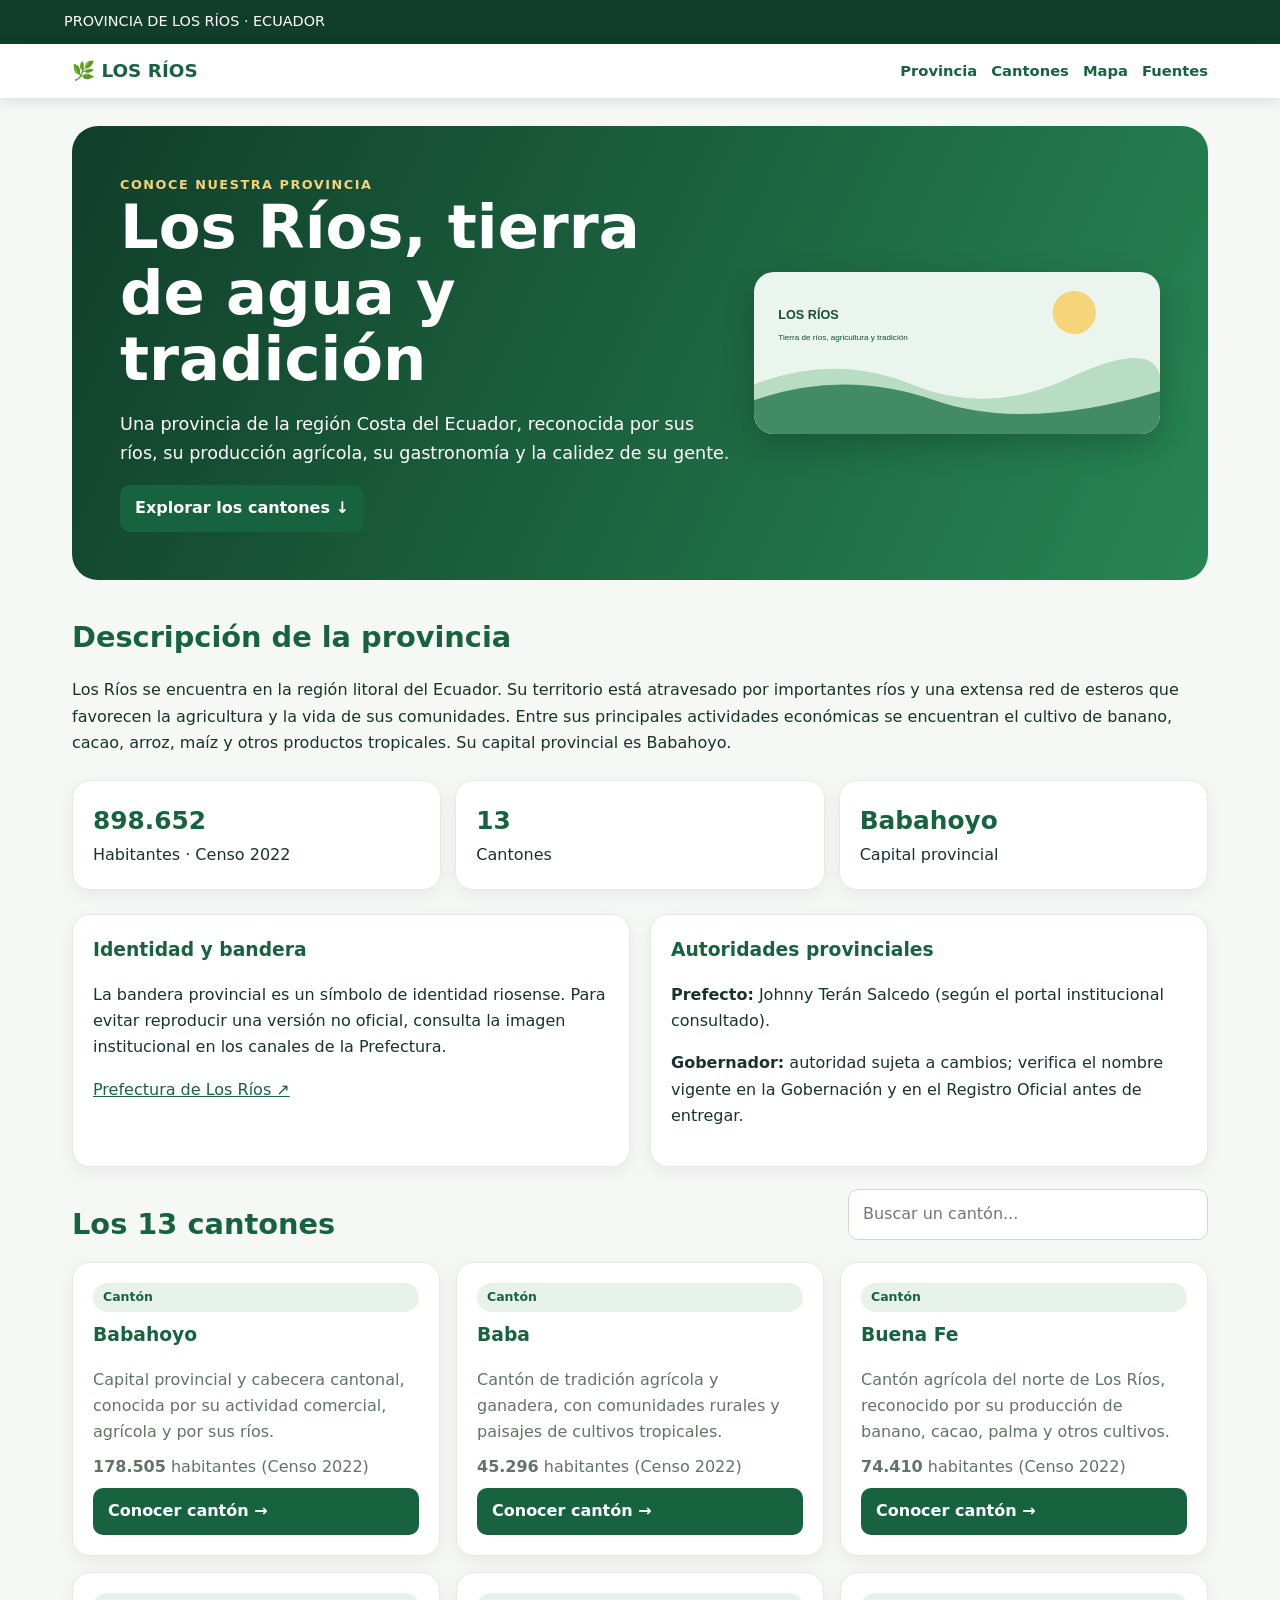
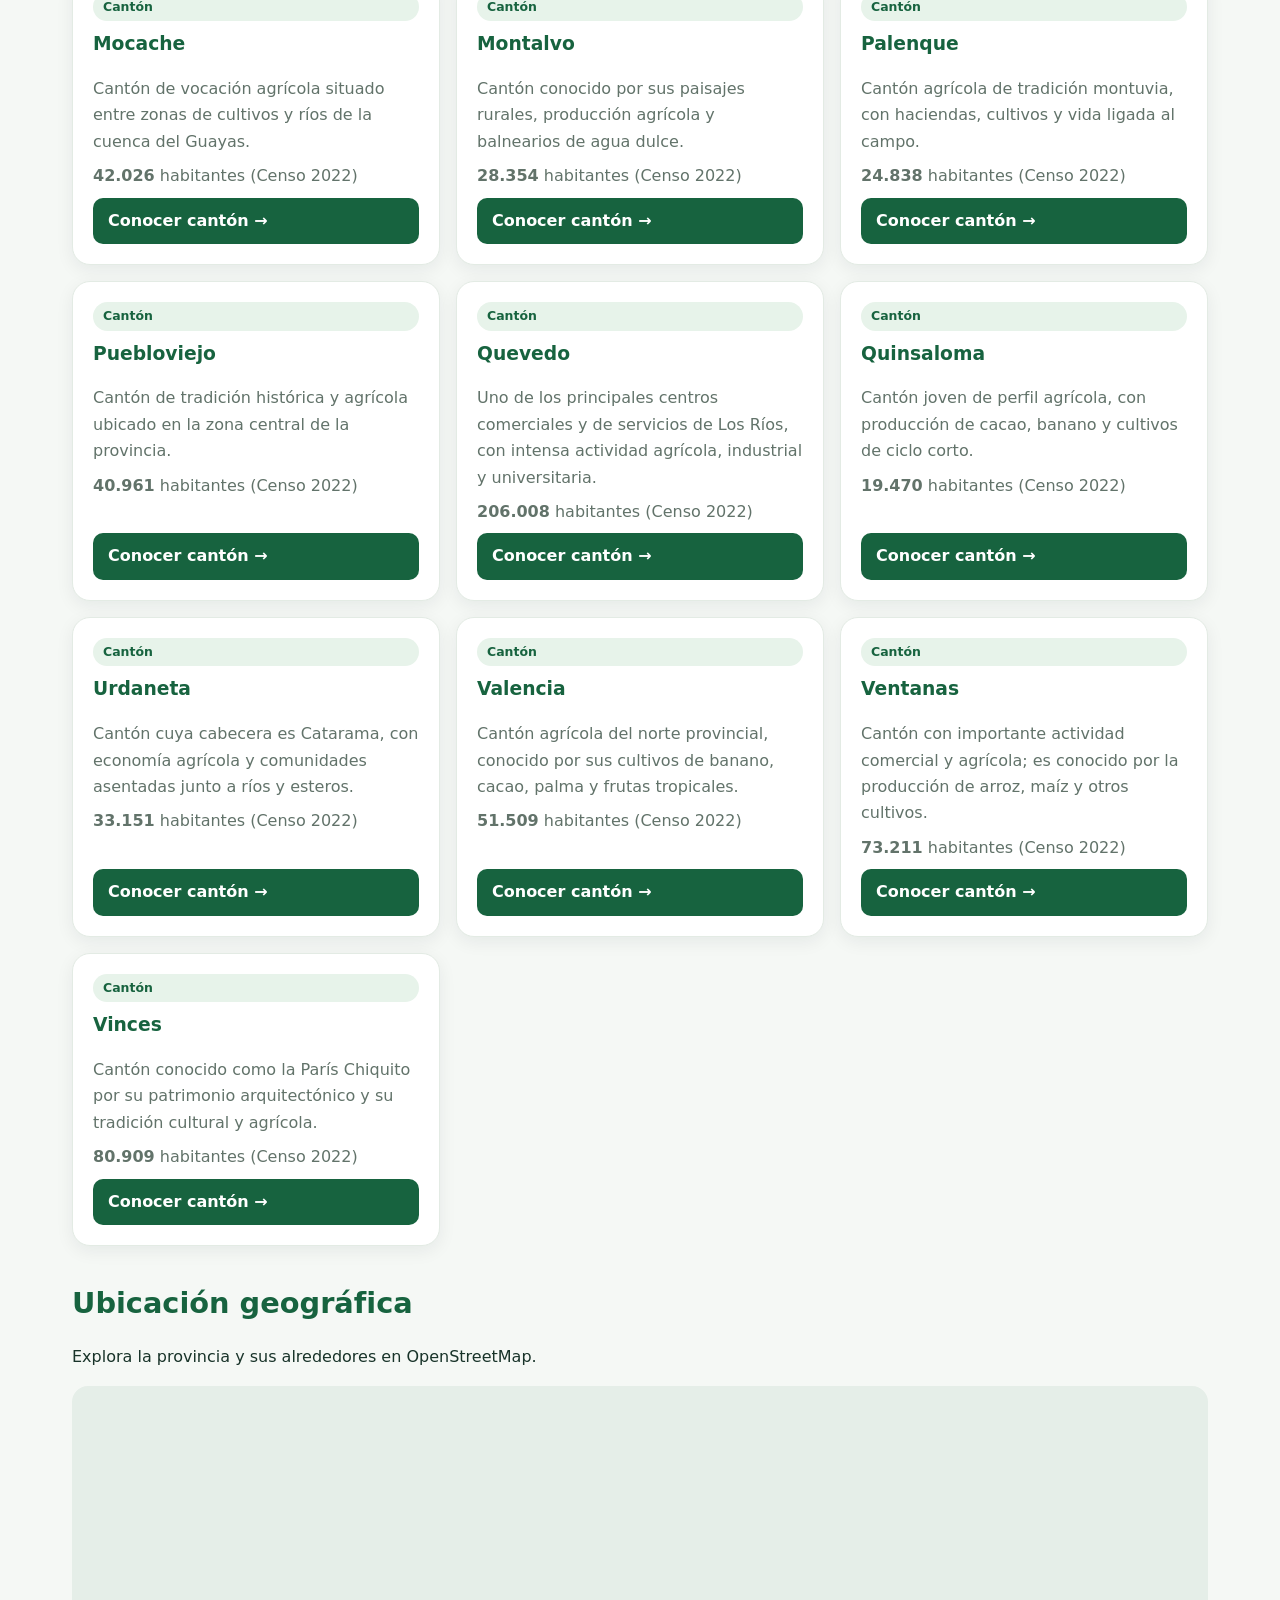
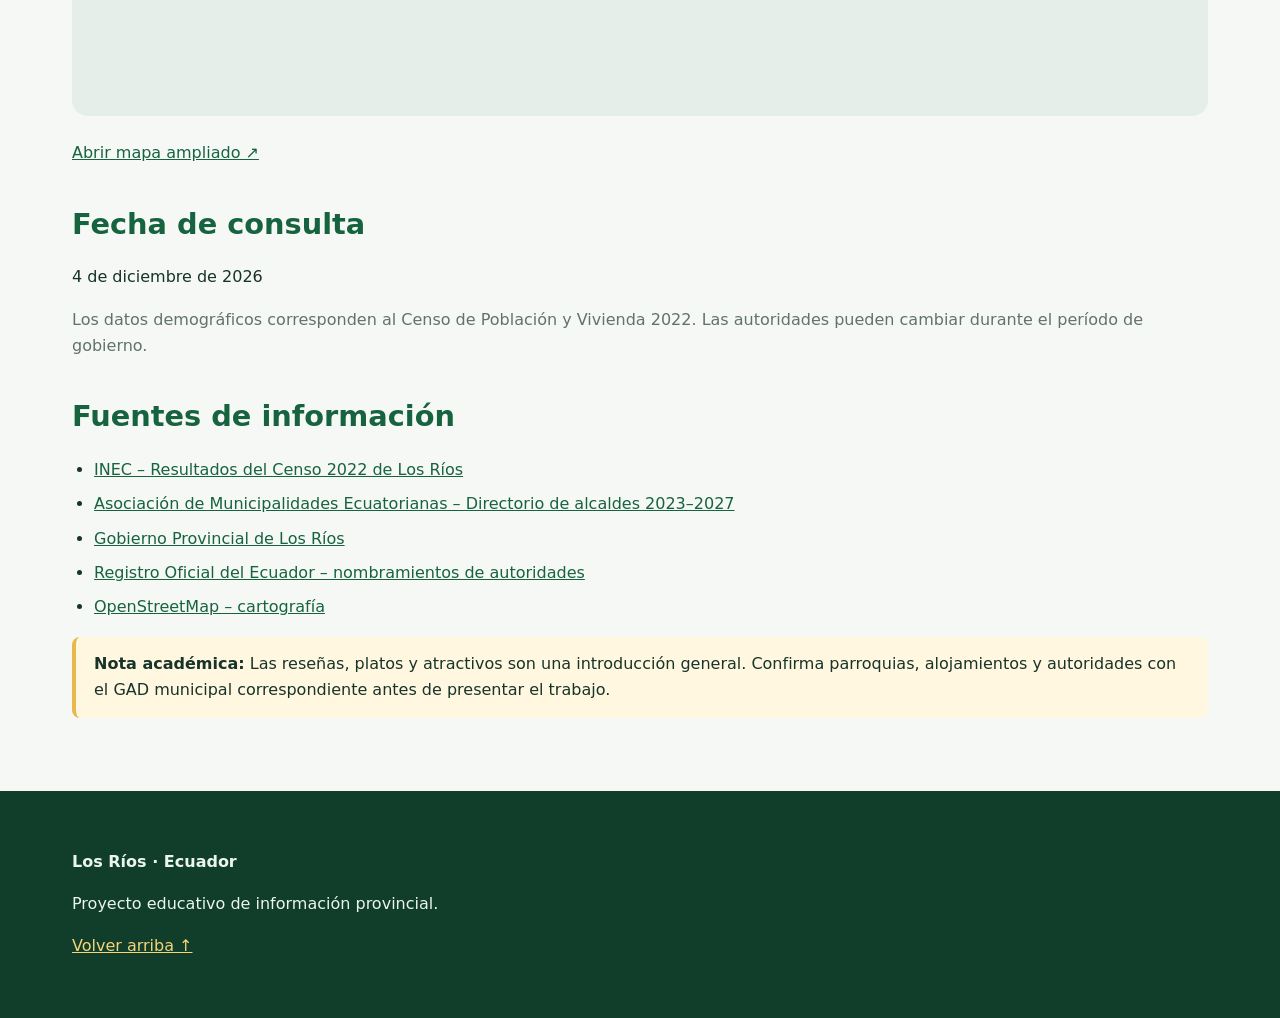
<file: index.html>
<!doctype html><html lang="es"><head><meta charset="utf-8"><meta name="viewport" content="width=device-width,initial-scale=1"><meta name="description" content="Guía informativa de la provincia de Los Ríos, Ecuador y sus trece cantones."><title>Los Ríos | Provincia del Ecuador</title><link rel="stylesheet" href="assets/styles.css"></head><body>
<div class="top">PROVINCIA DE LOS RÍOS · ECUADOR</div><nav class="nav"><div class="navin"><a class="brand" href="index.html">🌿 LOS RÍOS</a><div class="links"><a href="#provincia">Provincia</a><a href="#cantones">Cantones</a><a href="#mapa">Mapa</a><a href="#fuentes">Fuentes</a></div></div></nav>
<main class="wrap"><section class="hero"><div><div class="eyebrow">Conoce nuestra provincia</div><h1>Los Ríos, tierra de agua y tradición</h1><p>Una provincia de la región Costa del Ecuador, reconocida por sus ríos, su producción agrícola, su gastronomía y la calidez de su gente.</p><a class="btn" href="#cantones">Explorar los cantones ↓</a></div><img src="assets/los-rios-ilustracion.svg" alt="Ilustración decorativa inspirada en el paisaje de Los Ríos"></section>
<section id="provincia"><h2>Descripción de la provincia</h2><p>Los Ríos se encuentra en la región litoral del Ecuador. Su territorio está atravesado por importantes ríos y una extensa red de esteros que favorecen la agricultura y la vida de sus comunidades. Entre sus principales actividades económicas se encuentran el cultivo de banano, cacao, arroz, maíz y otros productos tropicales. Su capital provincial es Babahoyo.</p>
<div class="stats"><div class="stat"><strong>898.652</strong>Habitantes · Censo 2022</div><div class="stat"><strong>13</strong>Cantones</div><div class="stat"><strong>Babahoyo</strong>Capital provincial</div></div>
<div class="split"><article class="panel"><h3>Identidad y bandera</h3><p>La bandera provincial es un símbolo de identidad riosense. Para evitar reproducir una versión no oficial, consulta la imagen institucional en los canales de la Prefectura.</p><a href="https://losrios.gob.ec/" target="_blank" rel="noopener">Prefectura de Los Ríos ↗</a></article><article class="panel"><h3>Autoridades provinciales</h3><p><b>Prefecto:</b> Johnny Terán Salcedo (según el portal institucional consultado).</p><p><b>Gobernador:</b> autoridad sujeta a cambios; verifica el nombre vigente en la Gobernación y en el Registro Oficial antes de entregar.</p></article></div></section>
<section id="cantones"><div class="cantontitle"><h2>Los 13 cantones</h2><input class="search" id="search" placeholder="Buscar un cantón..."></div><div class="grid" id="canton-cards"></div></section>
<section id="mapa"><h2>Ubicación geográfica</h2><p>Explora la provincia y sus alrededores en OpenStreetMap.</p><iframe class="map" loading="lazy" title="Mapa de la provincia de Los Ríos" src="https://www.openstreetmap.org/export/embed.html?bbox=-80.9%2C-1.9%2C-78.8%2C-0.4&amp;layer=mapnik"></iframe><p><a href="https://www.openstreetmap.org/search?query=Los%20R%C3%ADos%2C%20Ecuador" target="_blank" rel="noopener">Abrir mapa ampliado ↗</a></p></section>
<section><h2>Fecha de consulta</h2><p data-year></p><p class="muted">Los datos demográficos corresponden al Censo de Población y Vivienda 2022. Las autoridades pueden cambiar durante el período de gobierno.</p></section>
<section id="fuentes"><h2>Fuentes de información</h2><ul class="source-list"><li><a href="https://www.censoecuador.gob.ec/wp-content/uploads/2024/01/Info_Los-Rios.pdf" target="_blank" rel="noopener">INEC – Resultados del Censo 2022 de Los Ríos</a></li><li><a href="https://ame.gob.ec/" target="_blank" rel="noopener">Asociación de Municipalidades Ecuatorianas – Directorio de alcaldes 2023–2027</a></li><li><a href="https://losrios.gob.ec/" target="_blank" rel="noopener">Gobierno Provincial de Los Ríos</a></li><li><a href="https://www.registroficial.gob.ec/" target="_blank" rel="noopener">Registro Oficial del Ecuador – nombramientos de autoridades</a></li><li><a href="https://www.openstreetmap.org/" target="_blank" rel="noopener">OpenStreetMap – cartografía</a></li></ul></section>
<div class="notice"><b>Nota académica:</b> Las reseñas, platos y atractivos son una introducción general. Confirma parroquias, alojamientos y autoridades con el GAD municipal correspondiente antes de presentar el trabajo.</div></main>
<footer class="footer"><div class="wrap"><b>Los Ríos · Ecuador</b><p>Proyecto educativo de información provincial.</p><a href="#provincia">Volver arriba ↑</a></div></footer><script src="assets/app.js"></script><script>document.getElementById('search').addEventListener('input',e=>{document.querySelectorAll('#canton-cards .card').forEach(card=>card.style.display=card.innerText.toLowerCase().includes(e.target.value.toLowerCase())?'flex':'none')})</script></body></html>
</file>
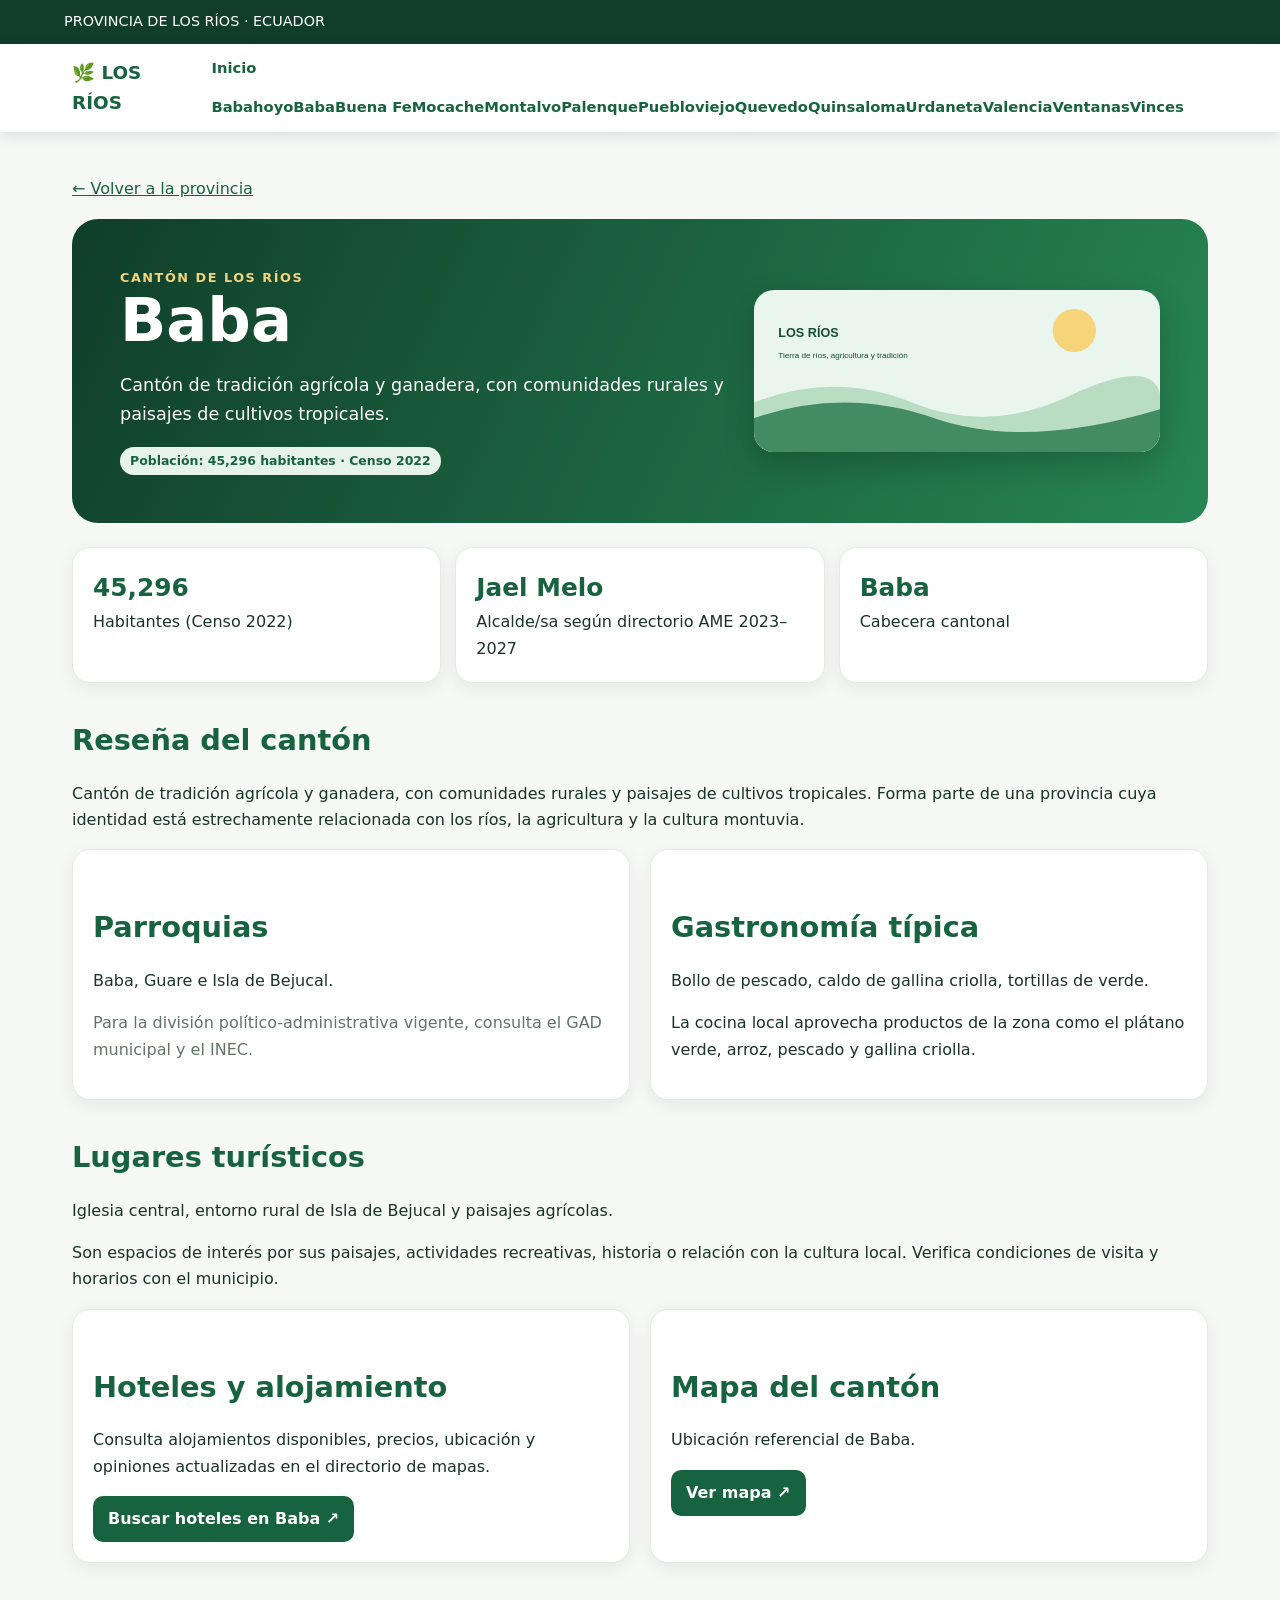
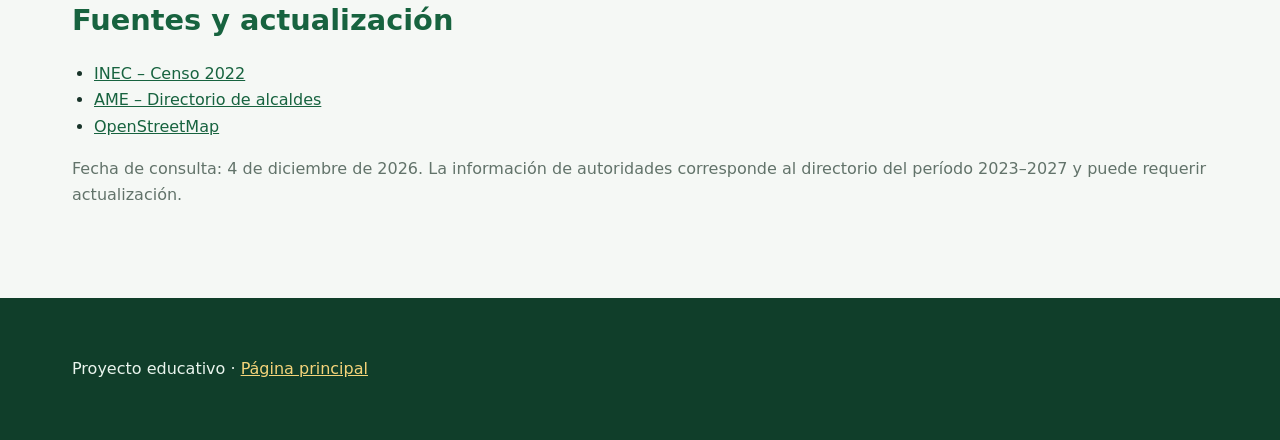
<file: cantones/baba.html>
<!doctype html><html lang="es"><head><meta charset="utf-8"><meta name="viewport" content="width=device-width,initial-scale=1"><title>Baba | Cantón de Los Ríos</title><link rel="stylesheet" href="../assets/styles.css"></head><body><div class="top">PROVINCIA DE LOS RÍOS · ECUADOR</div><nav class="nav"><div class="navin"><a class="brand" href="../index.html">🌿 LOS RÍOS</a><div class="links"><a href="../index.html">Inicio</a><span data-menu></span></div></div></nav><main class="wrap"><p><a href="../index.html">← Volver a la provincia</a></p><section class="hero"><div><div class="eyebrow">Cantón de Los Ríos</div><h1>Baba</h1><p>Cantón de tradición agrícola y ganadera, con comunidades rurales y paisajes de cultivos tropicales.</p><span class="tag">Población: 45,296 habitantes · Censo 2022</span></div><img src="../assets/los-rios-ilustracion.svg" alt="Ilustración decorativa de paisaje riosense"></section>
<div class="stats"><div class="stat"><strong>45,296</strong>Habitantes (Censo 2022)</div><div class="stat"><strong>Jael Melo</strong>Alcalde/sa según directorio AME 2023–2027</div><div class="stat"><strong>Baba</strong>Cabecera cantonal</div></div>
<section><h2>Reseña del cantón</h2><p>Cantón de tradición agrícola y ganadera, con comunidades rurales y paisajes de cultivos tropicales. Forma parte de una provincia cuya identidad está estrechamente relacionada con los ríos, la agricultura y la cultura montuvia.</p></section>
<div class="split"><section class="panel"><h2>Parroquias</h2><p>Baba, Guare e Isla de Bejucal.</p><p class="muted">Para la división político-administrativa vigente, consulta el GAD municipal y el INEC.</p></section><section class="panel"><h2>Gastronomía típica</h2><p>Bollo de pescado, caldo de gallina criolla, tortillas de verde.</p><p>La cocina local aprovecha productos de la zona como el plátano verde, arroz, pescado y gallina criolla.</p></section></div>
<section><h2>Lugares turísticos</h2><p>Iglesia central, entorno rural de Isla de Bejucal y paisajes agrícolas.</p><p>Son espacios de interés por sus paisajes, actividades recreativas, historia o relación con la cultura local. Verifica condiciones de visita y horarios con el municipio.</p></section>
<section class="split"><article class="panel"><h2>Hoteles y alojamiento</h2><p>Consulta alojamientos disponibles, precios, ubicación y opiniones actualizadas en el directorio de mapas.</p><a class="btn" href="https://www.google.com/maps/search/hoteles+en+Baba,+Los+R%C3%ADos" target="_blank" rel="noopener">Buscar hoteles en Baba ↗</a></article><article class="panel"><h2>Mapa del cantón</h2><p>Ubicación referencial de Baba.</p><a class="btn" href="https://www.openstreetmap.org/search?query=Baba%2C%20Los%20R%C3%ADos%2C%20Ecuador" target="_blank" rel="noopener">Ver mapa ↗</a></article></section>
<section><h2>Fuentes y actualización</h2><ul><li><a href="https://www.censoecuador.gob.ec/wp-content/uploads/2024/01/Info_Los-Rios.pdf" target="_blank" rel="noopener">INEC – Censo 2022</a></li><li><a href="https://ame.gob.ec/" target="_blank" rel="noopener">AME – Directorio de alcaldes</a></li><li><a href="https://www.openstreetmap.org/" target="_blank" rel="noopener">OpenStreetMap</a></li></ul><p class="muted">Fecha de consulta: <span data-year></span>. La información de autoridades corresponde al directorio del período 2023–2027 y puede requerir actualización.</p></section></main><footer class="footer"><div class="wrap">Proyecto educativo · <a href="../index.html">Página principal</a></div></footer><script src="../assets/app.js"></script></body></html>
</file>
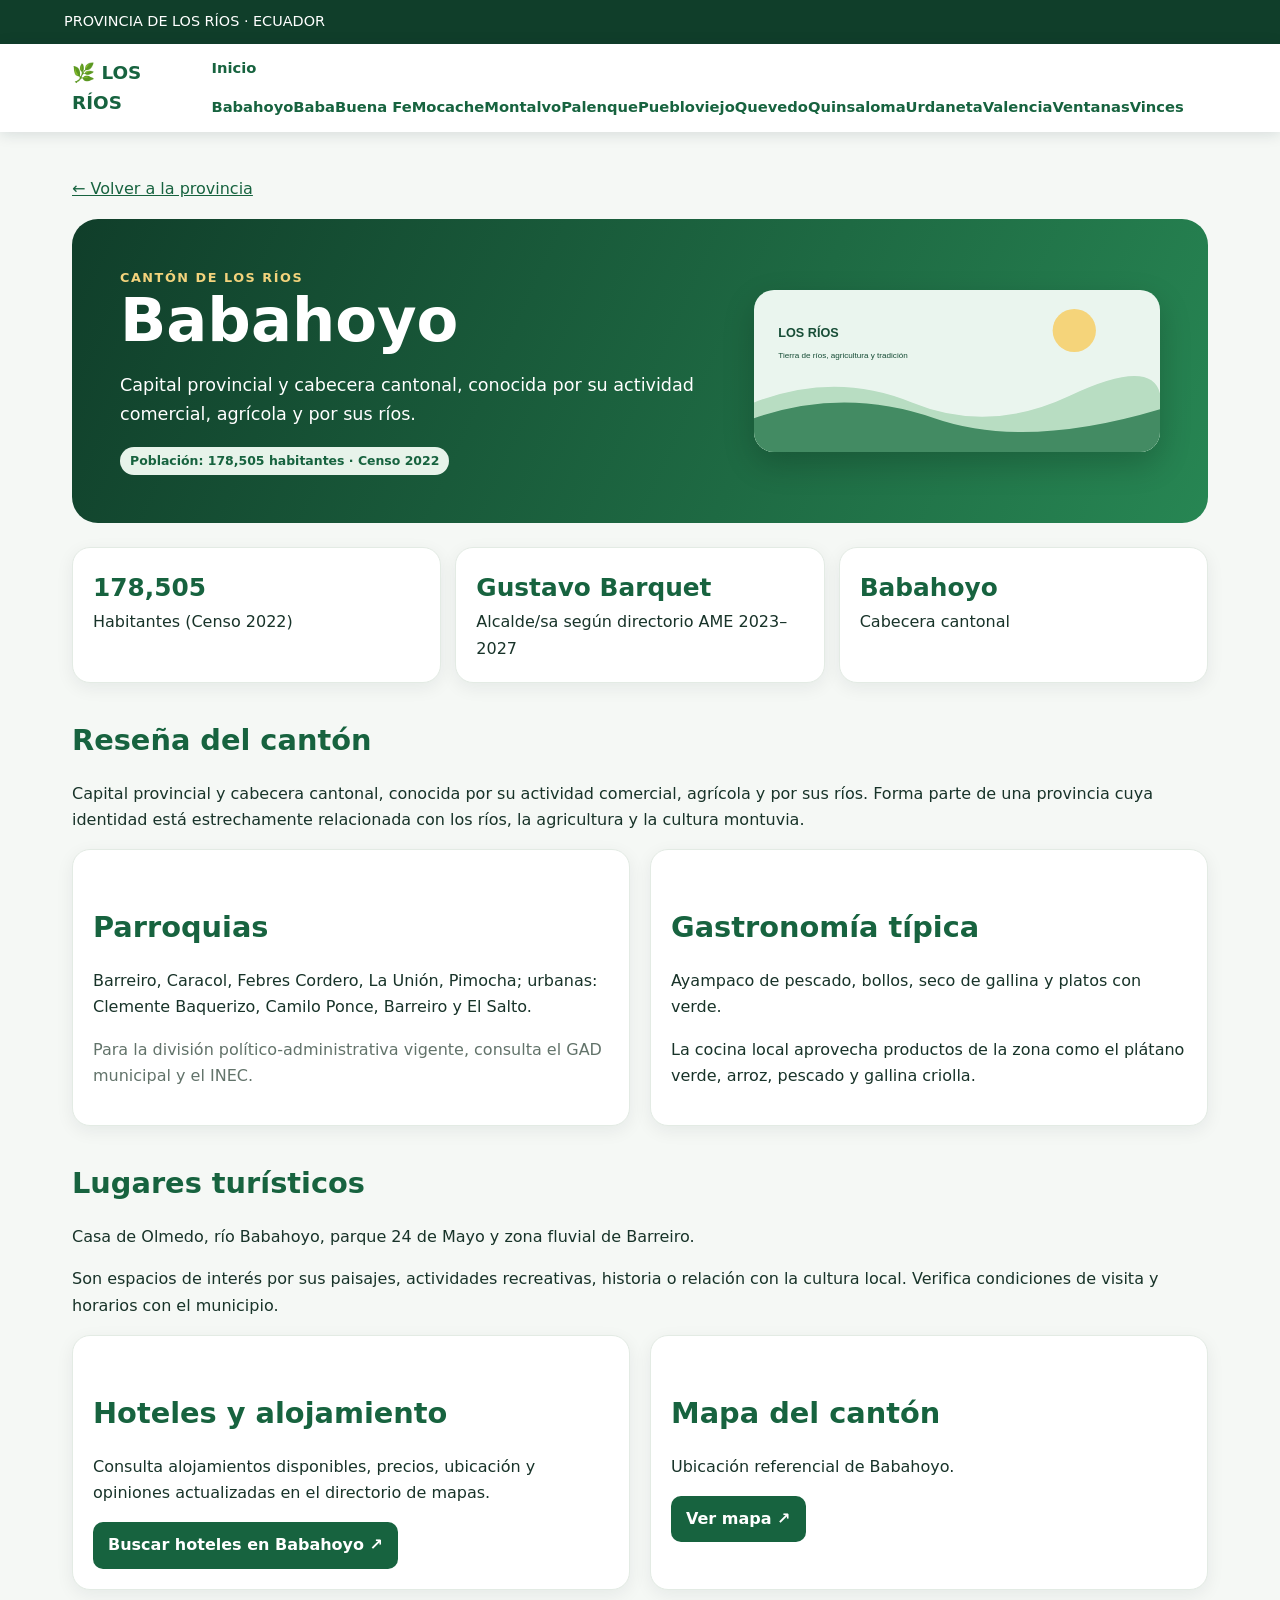
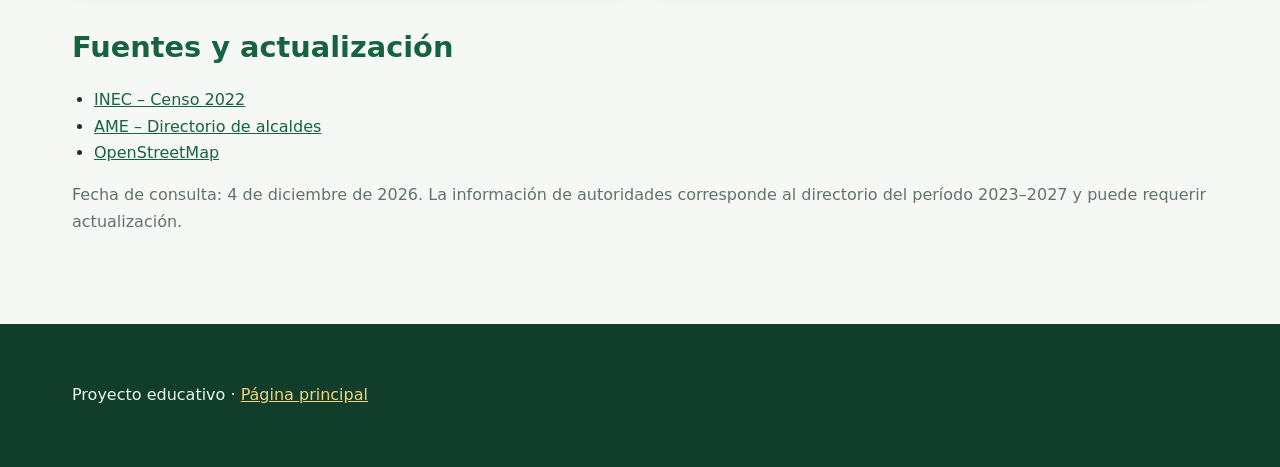
<file: cantones/babahoyo.html>
<!doctype html><html lang="es"><head><meta charset="utf-8"><meta name="viewport" content="width=device-width,initial-scale=1"><title>Babahoyo | Cantón de Los Ríos</title><link rel="stylesheet" href="../assets/styles.css"></head><body><div class="top">PROVINCIA DE LOS RÍOS · ECUADOR</div><nav class="nav"><div class="navin"><a class="brand" href="../index.html">🌿 LOS RÍOS</a><div class="links"><a href="../index.html">Inicio</a><span data-menu></span></div></div></nav><main class="wrap"><p><a href="../index.html">← Volver a la provincia</a></p><section class="hero"><div><div class="eyebrow">Cantón de Los Ríos</div><h1>Babahoyo</h1><p>Capital provincial y cabecera cantonal, conocida por su actividad comercial, agrícola y por sus ríos.</p><span class="tag">Población: 178,505 habitantes · Censo 2022</span></div><img src="../assets/los-rios-ilustracion.svg" alt="Ilustración decorativa de paisaje riosense"></section>
<div class="stats"><div class="stat"><strong>178,505</strong>Habitantes (Censo 2022)</div><div class="stat"><strong>Gustavo Barquet</strong>Alcalde/sa según directorio AME 2023–2027</div><div class="stat"><strong>Babahoyo</strong>Cabecera cantonal</div></div>
<section><h2>Reseña del cantón</h2><p>Capital provincial y cabecera cantonal, conocida por su actividad comercial, agrícola y por sus ríos. Forma parte de una provincia cuya identidad está estrechamente relacionada con los ríos, la agricultura y la cultura montuvia.</p></section>
<div class="split"><section class="panel"><h2>Parroquias</h2><p>Barreiro, Caracol, Febres Cordero, La Unión, Pimocha; urbanas: Clemente Baquerizo, Camilo Ponce, Barreiro y El Salto.</p><p class="muted">Para la división político-administrativa vigente, consulta el GAD municipal y el INEC.</p></section><section class="panel"><h2>Gastronomía típica</h2><p>Ayampaco de pescado, bollos, seco de gallina y platos con verde.</p><p>La cocina local aprovecha productos de la zona como el plátano verde, arroz, pescado y gallina criolla.</p></section></div>
<section><h2>Lugares turísticos</h2><p>Casa de Olmedo, río Babahoyo, parque 24 de Mayo y zona fluvial de Barreiro.</p><p>Son espacios de interés por sus paisajes, actividades recreativas, historia o relación con la cultura local. Verifica condiciones de visita y horarios con el municipio.</p></section>
<section class="split"><article class="panel"><h2>Hoteles y alojamiento</h2><p>Consulta alojamientos disponibles, precios, ubicación y opiniones actualizadas en el directorio de mapas.</p><a class="btn" href="https://www.google.com/maps/search/hoteles+en+Babahoyo,+Los+R%C3%ADos" target="_blank" rel="noopener">Buscar hoteles en Babahoyo ↗</a></article><article class="panel"><h2>Mapa del cantón</h2><p>Ubicación referencial de Babahoyo.</p><a class="btn" href="https://www.openstreetmap.org/search?query=Babahoyo%2C%20Los%20R%C3%ADos%2C%20Ecuador" target="_blank" rel="noopener">Ver mapa ↗</a></article></section>
<section><h2>Fuentes y actualización</h2><ul><li><a href="https://www.censoecuador.gob.ec/wp-content/uploads/2024/01/Info_Los-Rios.pdf" target="_blank" rel="noopener">INEC – Censo 2022</a></li><li><a href="https://ame.gob.ec/" target="_blank" rel="noopener">AME – Directorio de alcaldes</a></li><li><a href="https://www.openstreetmap.org/" target="_blank" rel="noopener">OpenStreetMap</a></li></ul><p class="muted">Fecha de consulta: <span data-year></span>. La información de autoridades corresponde al directorio del período 2023–2027 y puede requerir actualización.</p></section></main><footer class="footer"><div class="wrap">Proyecto educativo · <a href="../index.html">Página principal</a></div></footer><script src="../assets/app.js"></script></body></html>
</file>
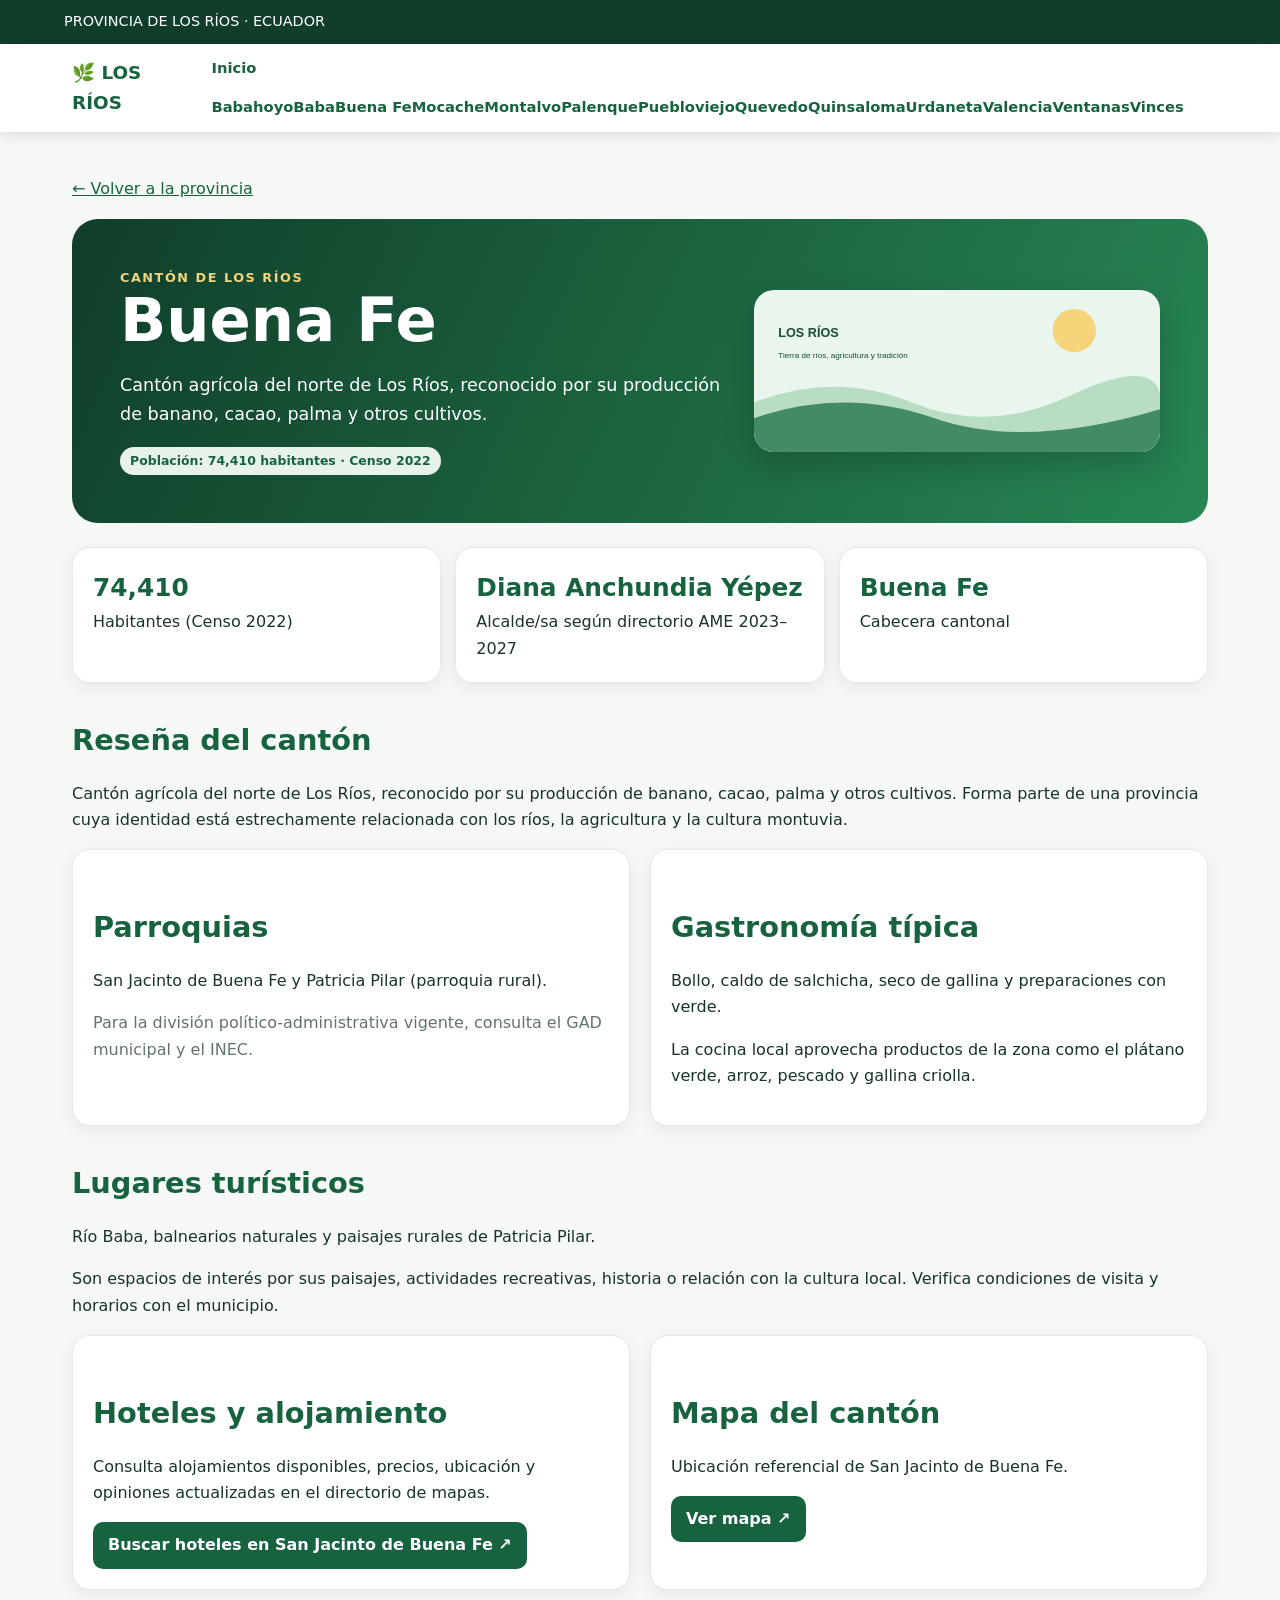
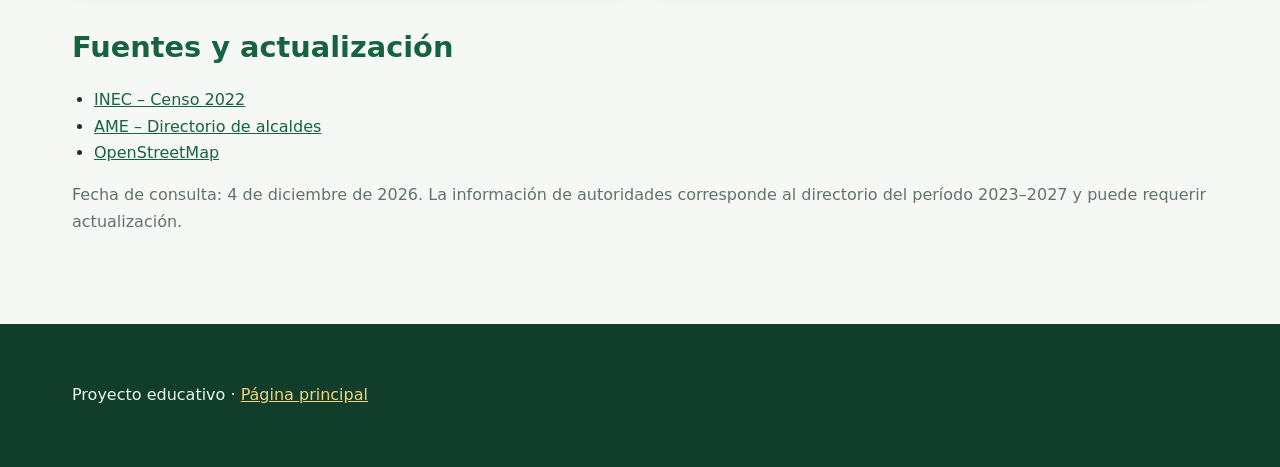
<file: cantones/buena-fe.html>
<!doctype html><html lang="es"><head><meta charset="utf-8"><meta name="viewport" content="width=device-width,initial-scale=1"><title>Buena Fe | Cantón de Los Ríos</title><link rel="stylesheet" href="../assets/styles.css"></head><body><div class="top">PROVINCIA DE LOS RÍOS · ECUADOR</div><nav class="nav"><div class="navin"><a class="brand" href="../index.html">🌿 LOS RÍOS</a><div class="links"><a href="../index.html">Inicio</a><span data-menu></span></div></div></nav><main class="wrap"><p><a href="../index.html">← Volver a la provincia</a></p><section class="hero"><div><div class="eyebrow">Cantón de Los Ríos</div><h1>Buena Fe</h1><p>Cantón agrícola del norte de Los Ríos, reconocido por su producción de banano, cacao, palma y otros cultivos.</p><span class="tag">Población: 74,410 habitantes · Censo 2022</span></div><img src="../assets/los-rios-ilustracion.svg" alt="Ilustración decorativa de paisaje riosense"></section>
<div class="stats"><div class="stat"><strong>74,410</strong>Habitantes (Censo 2022)</div><div class="stat"><strong>Diana Anchundia Yépez</strong>Alcalde/sa según directorio AME 2023–2027</div><div class="stat"><strong>Buena Fe</strong>Cabecera cantonal</div></div>
<section><h2>Reseña del cantón</h2><p>Cantón agrícola del norte de Los Ríos, reconocido por su producción de banano, cacao, palma y otros cultivos. Forma parte de una provincia cuya identidad está estrechamente relacionada con los ríos, la agricultura y la cultura montuvia.</p></section>
<div class="split"><section class="panel"><h2>Parroquias</h2><p>San Jacinto de Buena Fe y Patricia Pilar (parroquia rural).</p><p class="muted">Para la división político-administrativa vigente, consulta el GAD municipal y el INEC.</p></section><section class="panel"><h2>Gastronomía típica</h2><p>Bollo, caldo de salchicha, seco de gallina y preparaciones con verde.</p><p>La cocina local aprovecha productos de la zona como el plátano verde, arroz, pescado y gallina criolla.</p></section></div>
<section><h2>Lugares turísticos</h2><p>Río Baba, balnearios naturales y paisajes rurales de Patricia Pilar.</p><p>Son espacios de interés por sus paisajes, actividades recreativas, historia o relación con la cultura local. Verifica condiciones de visita y horarios con el municipio.</p></section>
<section class="split"><article class="panel"><h2>Hoteles y alojamiento</h2><p>Consulta alojamientos disponibles, precios, ubicación y opiniones actualizadas en el directorio de mapas.</p><a class="btn" href="https://www.google.com/maps/search/hoteles+en+San+Jacinto+de+Buena+Fe,+Los+R%C3%ADos" target="_blank" rel="noopener">Buscar hoteles en San Jacinto de Buena Fe ↗</a></article><article class="panel"><h2>Mapa del cantón</h2><p>Ubicación referencial de San Jacinto de Buena Fe.</p><a class="btn" href="https://www.openstreetmap.org/search?query=San%20Jacinto%20de%20Buena%20Fe%2C%20Los%20R%C3%ADos%2C%20Ecuador" target="_blank" rel="noopener">Ver mapa ↗</a></article></section>
<section><h2>Fuentes y actualización</h2><ul><li><a href="https://www.censoecuador.gob.ec/wp-content/uploads/2024/01/Info_Los-Rios.pdf" target="_blank" rel="noopener">INEC – Censo 2022</a></li><li><a href="https://ame.gob.ec/" target="_blank" rel="noopener">AME – Directorio de alcaldes</a></li><li><a href="https://www.openstreetmap.org/" target="_blank" rel="noopener">OpenStreetMap</a></li></ul><p class="muted">Fecha de consulta: <span data-year></span>. La información de autoridades corresponde al directorio del período 2023–2027 y puede requerir actualización.</p></section></main><footer class="footer"><div class="wrap">Proyecto educativo · <a href="../index.html">Página principal</a></div></footer><script src="../assets/app.js"></script></body></html>
</file>
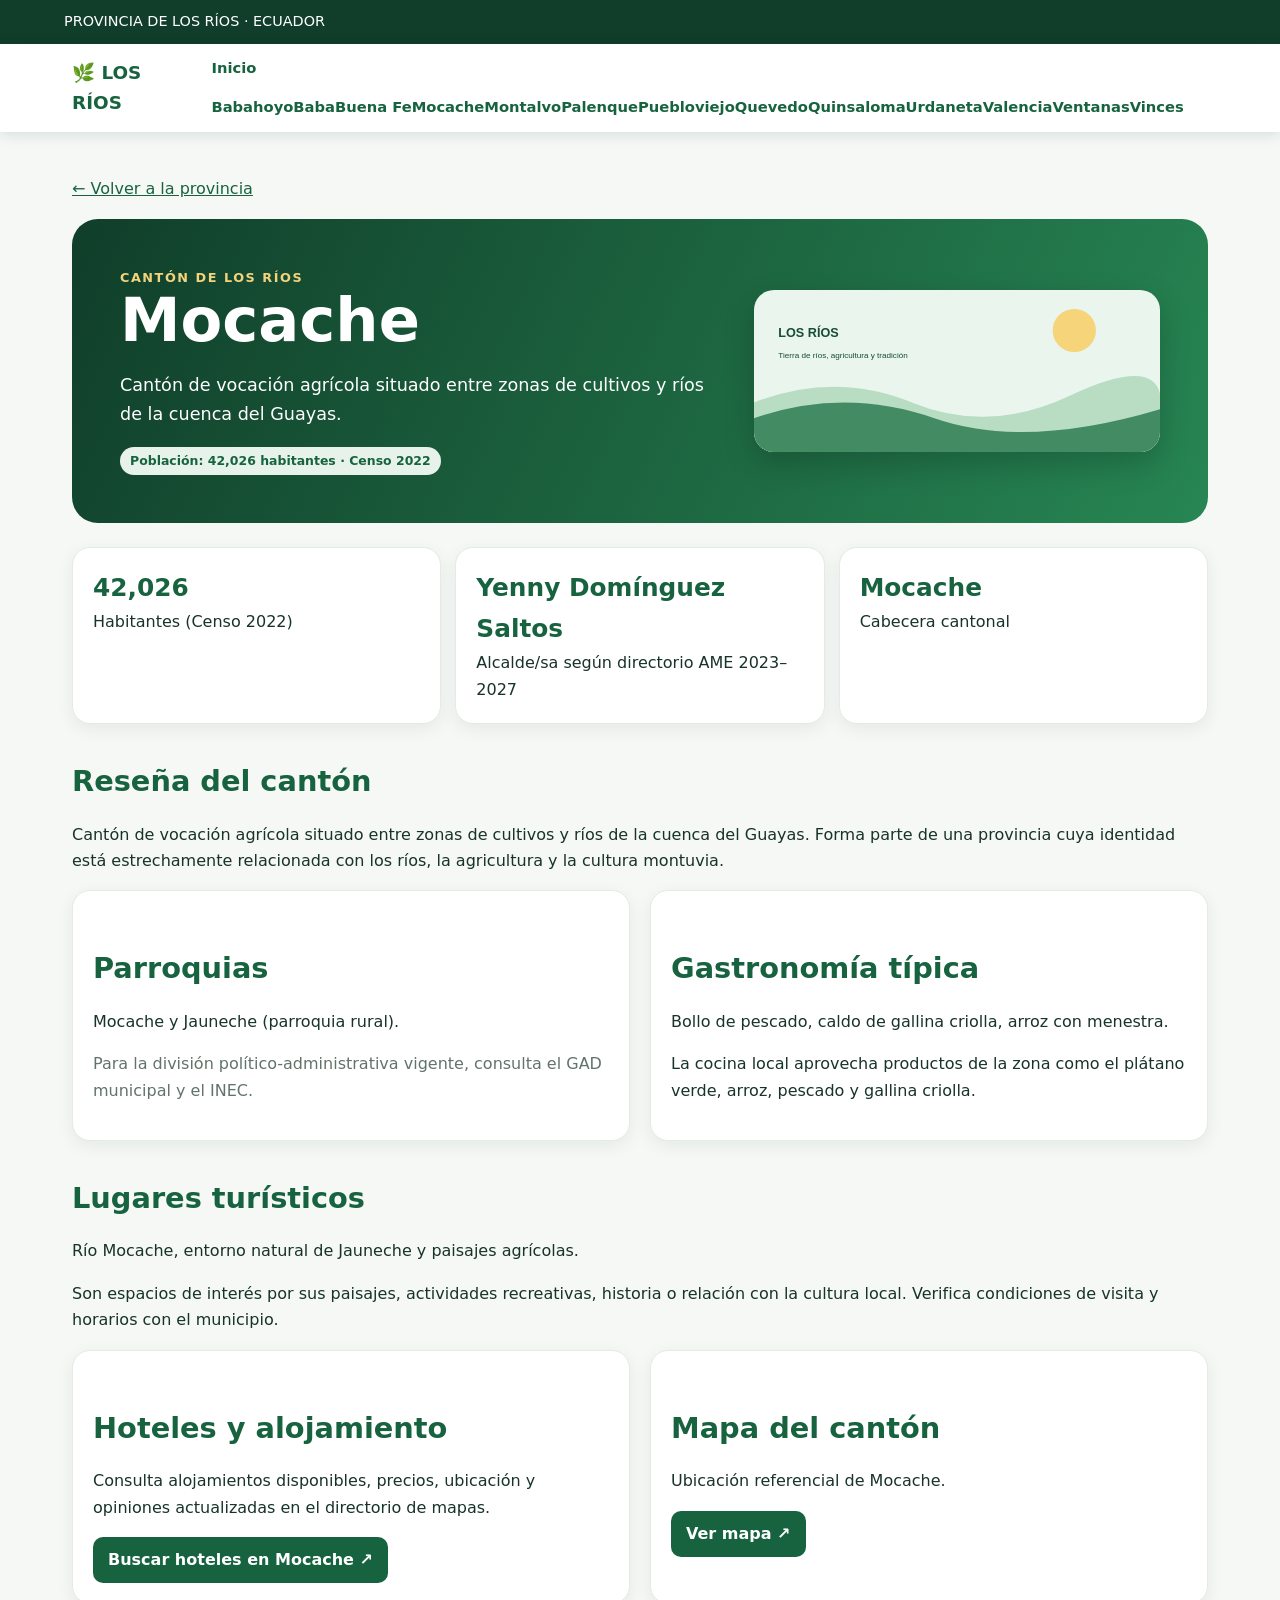
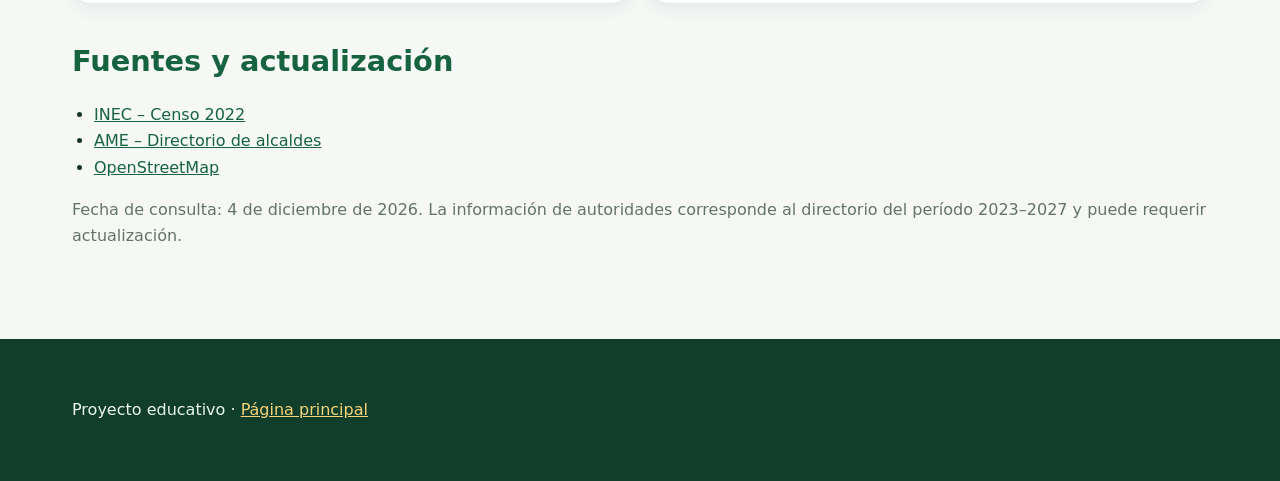
<file: cantones/mocache.html>
<!doctype html><html lang="es"><head><meta charset="utf-8"><meta name="viewport" content="width=device-width,initial-scale=1"><title>Mocache | Cantón de Los Ríos</title><link rel="stylesheet" href="../assets/styles.css"></head><body><div class="top">PROVINCIA DE LOS RÍOS · ECUADOR</div><nav class="nav"><div class="navin"><a class="brand" href="../index.html">🌿 LOS RÍOS</a><div class="links"><a href="../index.html">Inicio</a><span data-menu></span></div></div></nav><main class="wrap"><p><a href="../index.html">← Volver a la provincia</a></p><section class="hero"><div><div class="eyebrow">Cantón de Los Ríos</div><h1>Mocache</h1><p>Cantón de vocación agrícola situado entre zonas de cultivos y ríos de la cuenca del Guayas.</p><span class="tag">Población: 42,026 habitantes · Censo 2022</span></div><img src="../assets/los-rios-ilustracion.svg" alt="Ilustración decorativa de paisaje riosense"></section>
<div class="stats"><div class="stat"><strong>42,026</strong>Habitantes (Censo 2022)</div><div class="stat"><strong>Yenny Domínguez Saltos</strong>Alcalde/sa según directorio AME 2023–2027</div><div class="stat"><strong>Mocache</strong>Cabecera cantonal</div></div>
<section><h2>Reseña del cantón</h2><p>Cantón de vocación agrícola situado entre zonas de cultivos y ríos de la cuenca del Guayas. Forma parte de una provincia cuya identidad está estrechamente relacionada con los ríos, la agricultura y la cultura montuvia.</p></section>
<div class="split"><section class="panel"><h2>Parroquias</h2><p>Mocache y Jauneche (parroquia rural).</p><p class="muted">Para la división político-administrativa vigente, consulta el GAD municipal y el INEC.</p></section><section class="panel"><h2>Gastronomía típica</h2><p>Bollo de pescado, caldo de gallina criolla, arroz con menestra.</p><p>La cocina local aprovecha productos de la zona como el plátano verde, arroz, pescado y gallina criolla.</p></section></div>
<section><h2>Lugares turísticos</h2><p>Río Mocache, entorno natural de Jauneche y paisajes agrícolas.</p><p>Son espacios de interés por sus paisajes, actividades recreativas, historia o relación con la cultura local. Verifica condiciones de visita y horarios con el municipio.</p></section>
<section class="split"><article class="panel"><h2>Hoteles y alojamiento</h2><p>Consulta alojamientos disponibles, precios, ubicación y opiniones actualizadas en el directorio de mapas.</p><a class="btn" href="https://www.google.com/maps/search/hoteles+en+Mocache,+Los+R%C3%ADos" target="_blank" rel="noopener">Buscar hoteles en Mocache ↗</a></article><article class="panel"><h2>Mapa del cantón</h2><p>Ubicación referencial de Mocache.</p><a class="btn" href="https://www.openstreetmap.org/search?query=Mocache%2C%20Los%20R%C3%ADos%2C%20Ecuador" target="_blank" rel="noopener">Ver mapa ↗</a></article></section>
<section><h2>Fuentes y actualización</h2><ul><li><a href="https://www.censoecuador.gob.ec/wp-content/uploads/2024/01/Info_Los-Rios.pdf" target="_blank" rel="noopener">INEC – Censo 2022</a></li><li><a href="https://ame.gob.ec/" target="_blank" rel="noopener">AME – Directorio de alcaldes</a></li><li><a href="https://www.openstreetmap.org/" target="_blank" rel="noopener">OpenStreetMap</a></li></ul><p class="muted">Fecha de consulta: <span data-year></span>. La información de autoridades corresponde al directorio del período 2023–2027 y puede requerir actualización.</p></section></main><footer class="footer"><div class="wrap">Proyecto educativo · <a href="../index.html">Página principal</a></div></footer><script src="../assets/app.js"></script></body></html>
</file>
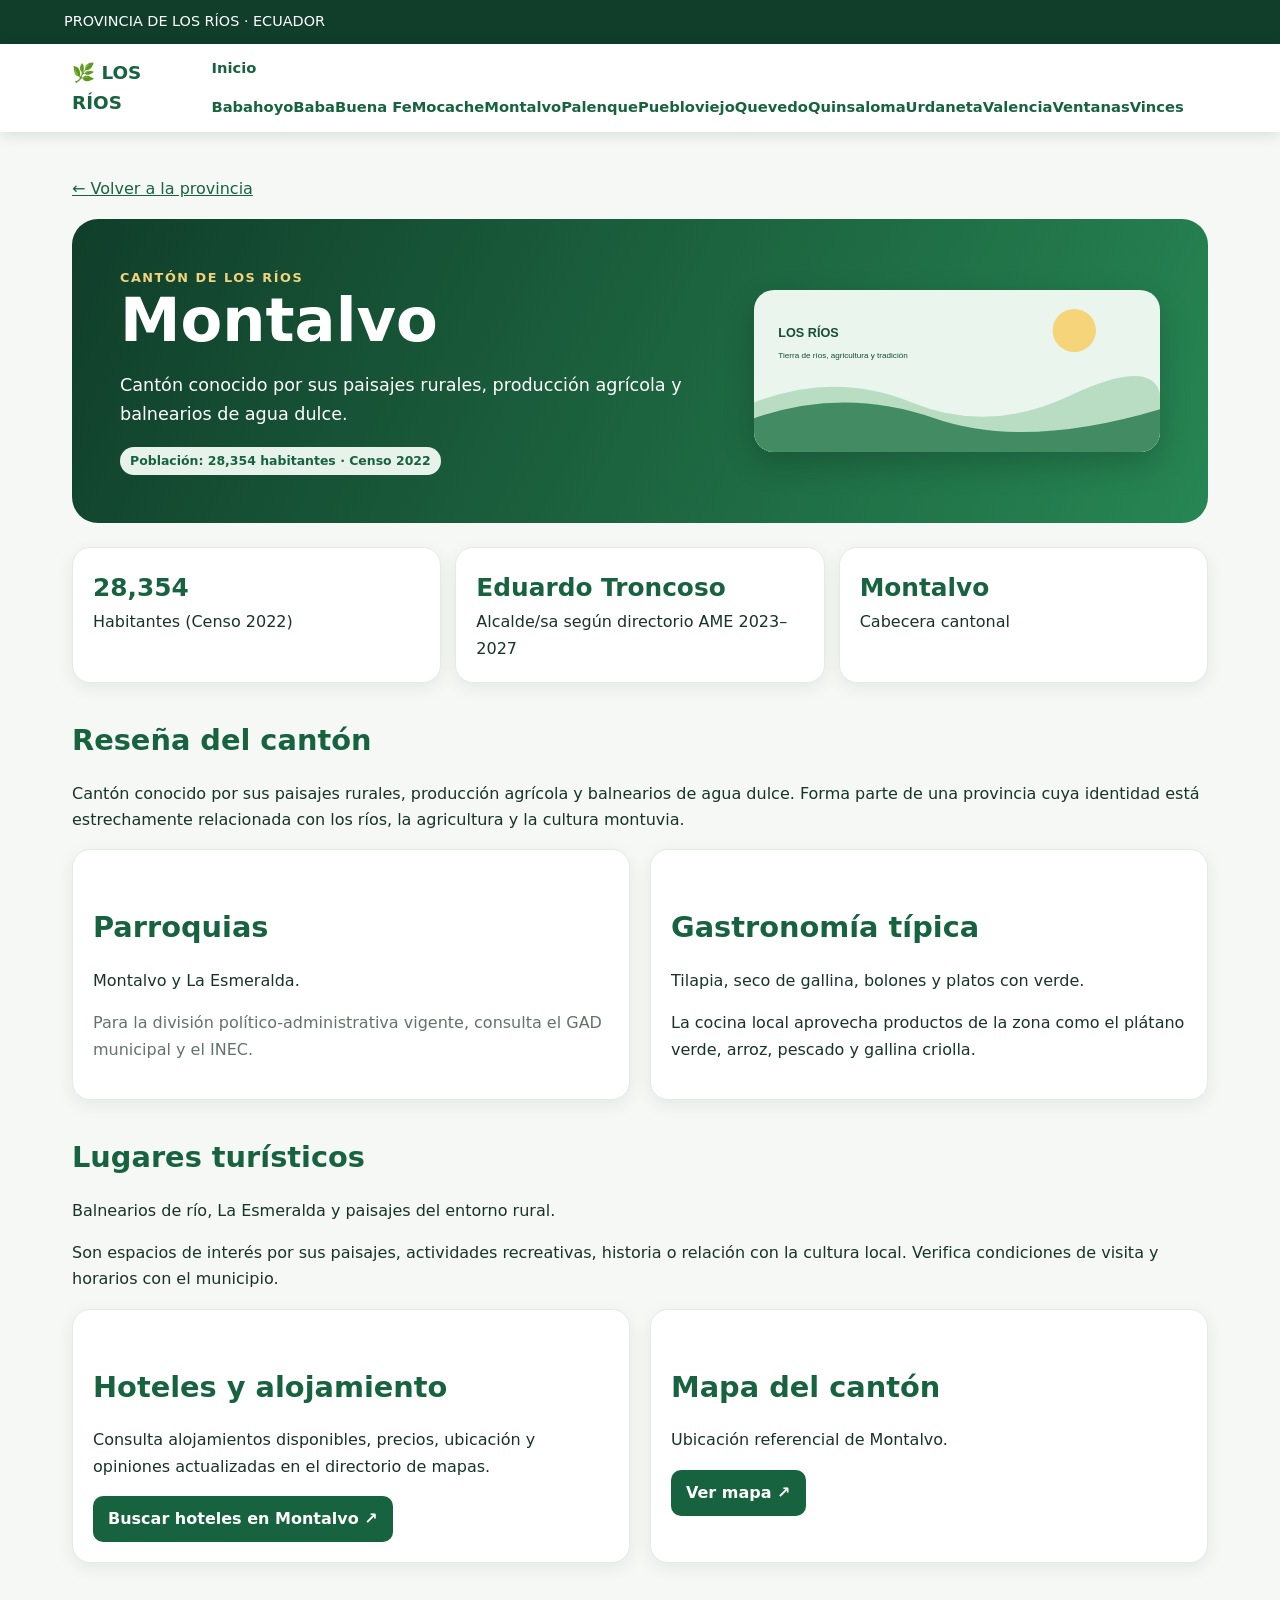
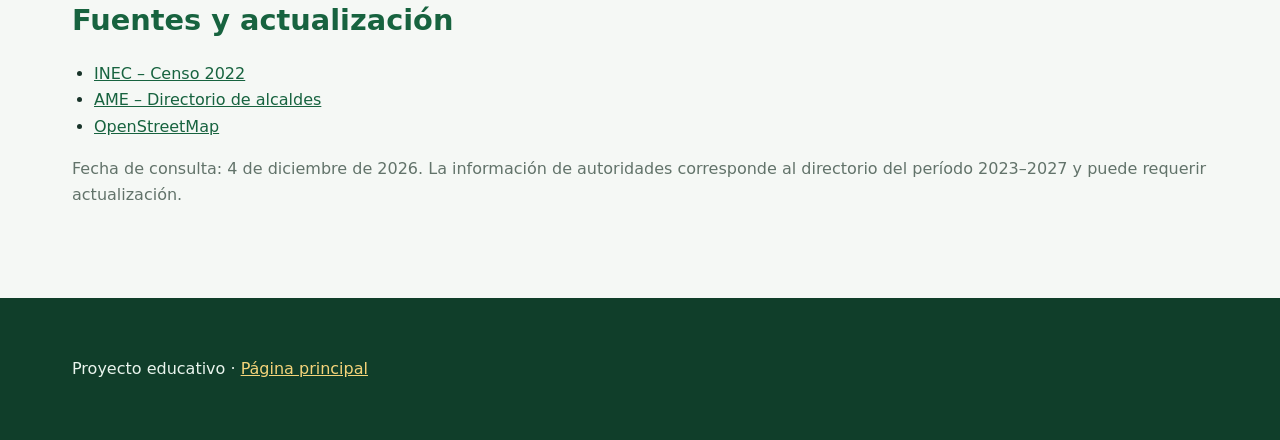
<file: cantones/montalvo.html>
<!doctype html><html lang="es"><head><meta charset="utf-8"><meta name="viewport" content="width=device-width,initial-scale=1"><title>Montalvo | Cantón de Los Ríos</title><link rel="stylesheet" href="../assets/styles.css"></head><body><div class="top">PROVINCIA DE LOS RÍOS · ECUADOR</div><nav class="nav"><div class="navin"><a class="brand" href="../index.html">🌿 LOS RÍOS</a><div class="links"><a href="../index.html">Inicio</a><span data-menu></span></div></div></nav><main class="wrap"><p><a href="../index.html">← Volver a la provincia</a></p><section class="hero"><div><div class="eyebrow">Cantón de Los Ríos</div><h1>Montalvo</h1><p>Cantón conocido por sus paisajes rurales, producción agrícola y balnearios de agua dulce.</p><span class="tag">Población: 28,354 habitantes · Censo 2022</span></div><img src="../assets/los-rios-ilustracion.svg" alt="Ilustración decorativa de paisaje riosense"></section>
<div class="stats"><div class="stat"><strong>28,354</strong>Habitantes (Censo 2022)</div><div class="stat"><strong>Eduardo Troncoso</strong>Alcalde/sa según directorio AME 2023–2027</div><div class="stat"><strong>Montalvo</strong>Cabecera cantonal</div></div>
<section><h2>Reseña del cantón</h2><p>Cantón conocido por sus paisajes rurales, producción agrícola y balnearios de agua dulce. Forma parte de una provincia cuya identidad está estrechamente relacionada con los ríos, la agricultura y la cultura montuvia.</p></section>
<div class="split"><section class="panel"><h2>Parroquias</h2><p>Montalvo y La Esmeralda.</p><p class="muted">Para la división político-administrativa vigente, consulta el GAD municipal y el INEC.</p></section><section class="panel"><h2>Gastronomía típica</h2><p>Tilapia, seco de gallina, bolones y platos con verde.</p><p>La cocina local aprovecha productos de la zona como el plátano verde, arroz, pescado y gallina criolla.</p></section></div>
<section><h2>Lugares turísticos</h2><p>Balnearios de río, La Esmeralda y paisajes del entorno rural.</p><p>Son espacios de interés por sus paisajes, actividades recreativas, historia o relación con la cultura local. Verifica condiciones de visita y horarios con el municipio.</p></section>
<section class="split"><article class="panel"><h2>Hoteles y alojamiento</h2><p>Consulta alojamientos disponibles, precios, ubicación y opiniones actualizadas en el directorio de mapas.</p><a class="btn" href="https://www.google.com/maps/search/hoteles+en+Montalvo,+Los+R%C3%ADos" target="_blank" rel="noopener">Buscar hoteles en Montalvo ↗</a></article><article class="panel"><h2>Mapa del cantón</h2><p>Ubicación referencial de Montalvo.</p><a class="btn" href="https://www.openstreetmap.org/search?query=Montalvo%2C%20Los%20R%C3%ADos%2C%20Ecuador" target="_blank" rel="noopener">Ver mapa ↗</a></article></section>
<section><h2>Fuentes y actualización</h2><ul><li><a href="https://www.censoecuador.gob.ec/wp-content/uploads/2024/01/Info_Los-Rios.pdf" target="_blank" rel="noopener">INEC – Censo 2022</a></li><li><a href="https://ame.gob.ec/" target="_blank" rel="noopener">AME – Directorio de alcaldes</a></li><li><a href="https://www.openstreetmap.org/" target="_blank" rel="noopener">OpenStreetMap</a></li></ul><p class="muted">Fecha de consulta: <span data-year></span>. La información de autoridades corresponde al directorio del período 2023–2027 y puede requerir actualización.</p></section></main><footer class="footer"><div class="wrap">Proyecto educativo · <a href="../index.html">Página principal</a></div></footer><script src="../assets/app.js"></script></body></html>
</file>
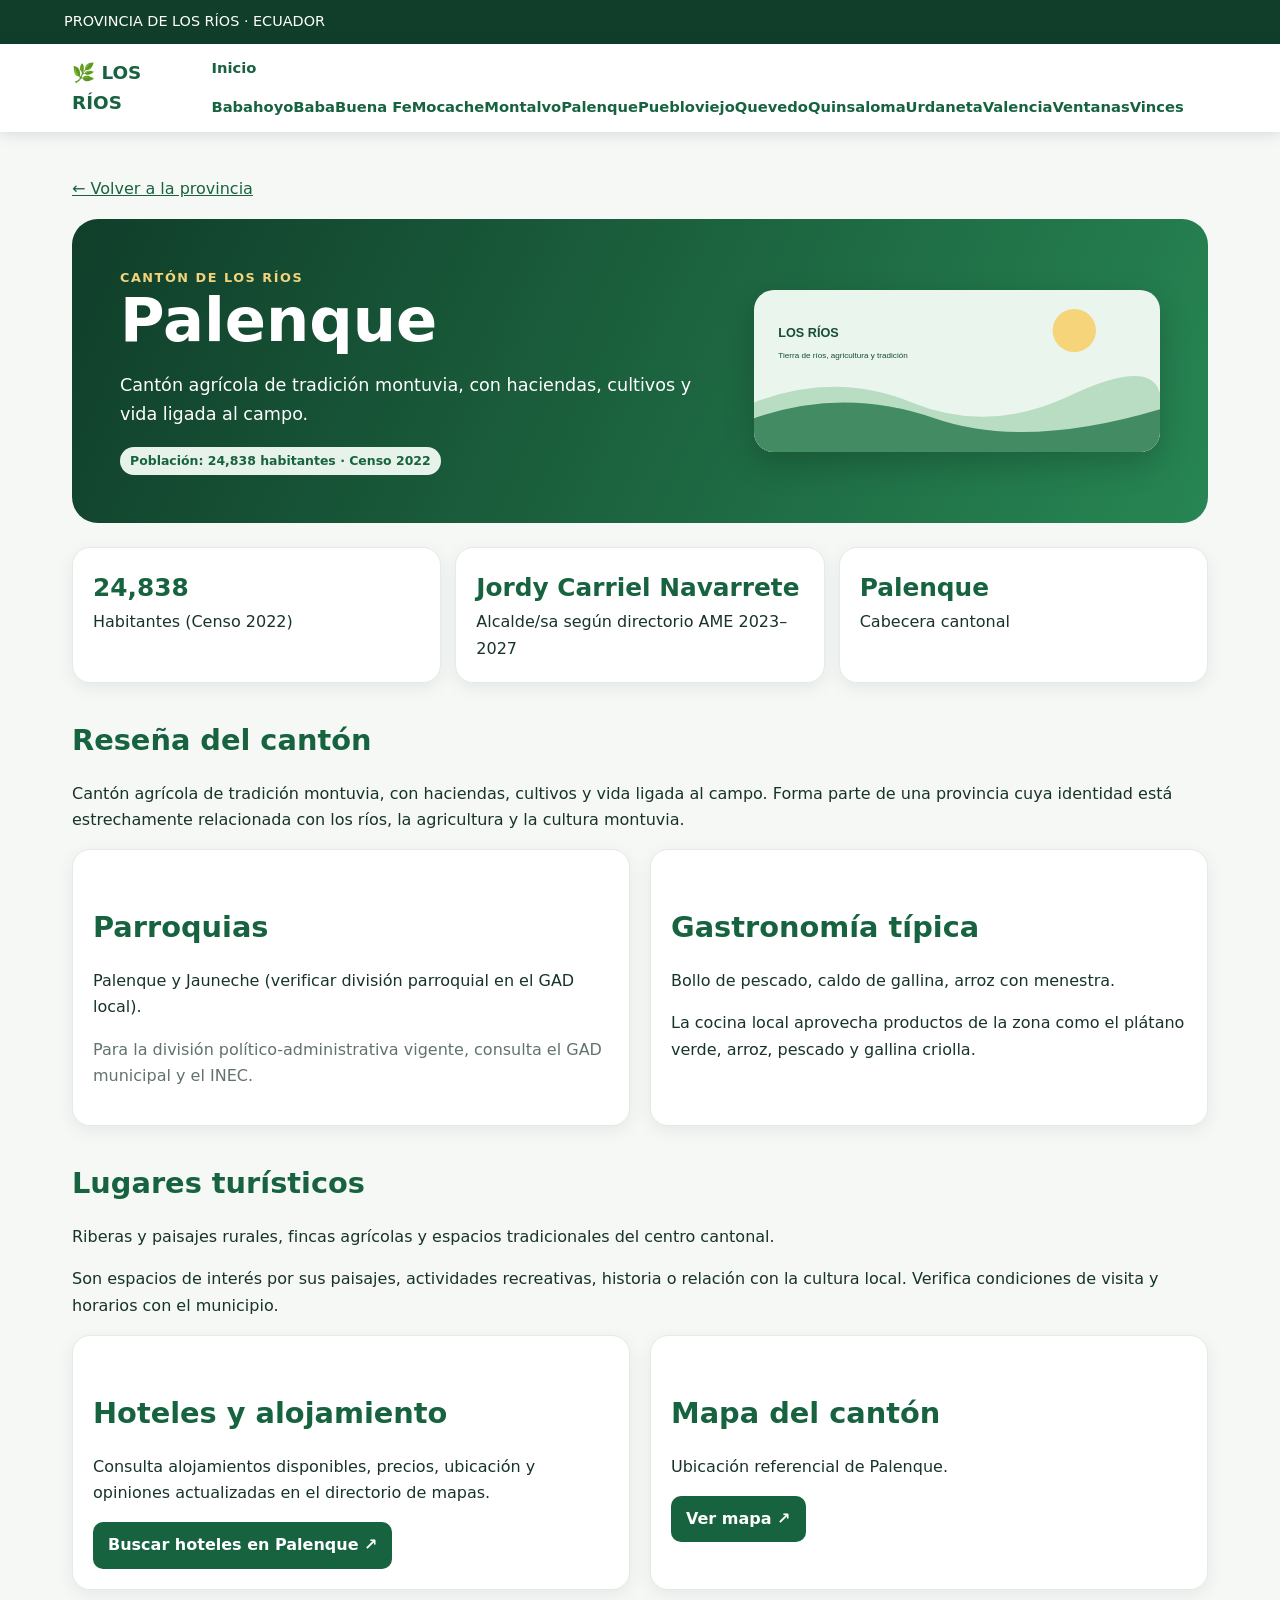
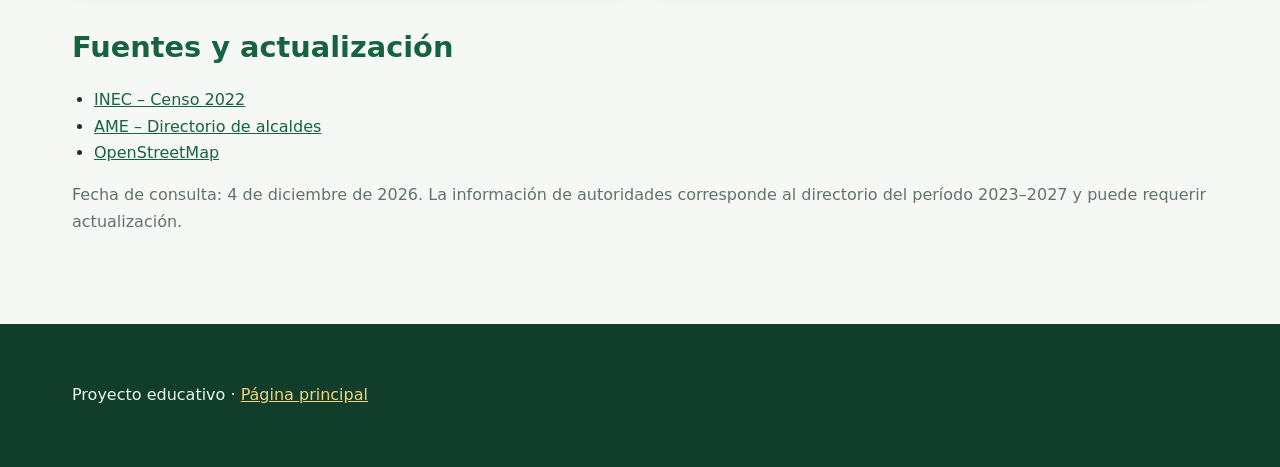
<file: cantones/palenque.html>
<!doctype html><html lang="es"><head><meta charset="utf-8"><meta name="viewport" content="width=device-width,initial-scale=1"><title>Palenque | Cantón de Los Ríos</title><link rel="stylesheet" href="../assets/styles.css"></head><body><div class="top">PROVINCIA DE LOS RÍOS · ECUADOR</div><nav class="nav"><div class="navin"><a class="brand" href="../index.html">🌿 LOS RÍOS</a><div class="links"><a href="../index.html">Inicio</a><span data-menu></span></div></div></nav><main class="wrap"><p><a href="../index.html">← Volver a la provincia</a></p><section class="hero"><div><div class="eyebrow">Cantón de Los Ríos</div><h1>Palenque</h1><p>Cantón agrícola de tradición montuvia, con haciendas, cultivos y vida ligada al campo.</p><span class="tag">Población: 24,838 habitantes · Censo 2022</span></div><img src="../assets/los-rios-ilustracion.svg" alt="Ilustración decorativa de paisaje riosense"></section>
<div class="stats"><div class="stat"><strong>24,838</strong>Habitantes (Censo 2022)</div><div class="stat"><strong>Jordy Carriel Navarrete</strong>Alcalde/sa según directorio AME 2023–2027</div><div class="stat"><strong>Palenque</strong>Cabecera cantonal</div></div>
<section><h2>Reseña del cantón</h2><p>Cantón agrícola de tradición montuvia, con haciendas, cultivos y vida ligada al campo. Forma parte de una provincia cuya identidad está estrechamente relacionada con los ríos, la agricultura y la cultura montuvia.</p></section>
<div class="split"><section class="panel"><h2>Parroquias</h2><p>Palenque y Jauneche (verificar división parroquial en el GAD local).</p><p class="muted">Para la división político-administrativa vigente, consulta el GAD municipal y el INEC.</p></section><section class="panel"><h2>Gastronomía típica</h2><p>Bollo de pescado, caldo de gallina, arroz con menestra.</p><p>La cocina local aprovecha productos de la zona como el plátano verde, arroz, pescado y gallina criolla.</p></section></div>
<section><h2>Lugares turísticos</h2><p>Riberas y paisajes rurales, fincas agrícolas y espacios tradicionales del centro cantonal.</p><p>Son espacios de interés por sus paisajes, actividades recreativas, historia o relación con la cultura local. Verifica condiciones de visita y horarios con el municipio.</p></section>
<section class="split"><article class="panel"><h2>Hoteles y alojamiento</h2><p>Consulta alojamientos disponibles, precios, ubicación y opiniones actualizadas en el directorio de mapas.</p><a class="btn" href="https://www.google.com/maps/search/hoteles+en+Palenque,+Los+R%C3%ADos" target="_blank" rel="noopener">Buscar hoteles en Palenque ↗</a></article><article class="panel"><h2>Mapa del cantón</h2><p>Ubicación referencial de Palenque.</p><a class="btn" href="https://www.openstreetmap.org/search?query=Palenque%2C%20Los%20R%C3%ADos%2C%20Ecuador" target="_blank" rel="noopener">Ver mapa ↗</a></article></section>
<section><h2>Fuentes y actualización</h2><ul><li><a href="https://www.censoecuador.gob.ec/wp-content/uploads/2024/01/Info_Los-Rios.pdf" target="_blank" rel="noopener">INEC – Censo 2022</a></li><li><a href="https://ame.gob.ec/" target="_blank" rel="noopener">AME – Directorio de alcaldes</a></li><li><a href="https://www.openstreetmap.org/" target="_blank" rel="noopener">OpenStreetMap</a></li></ul><p class="muted">Fecha de consulta: <span data-year></span>. La información de autoridades corresponde al directorio del período 2023–2027 y puede requerir actualización.</p></section></main><footer class="footer"><div class="wrap">Proyecto educativo · <a href="../index.html">Página principal</a></div></footer><script src="../assets/app.js"></script></body></html>
</file>
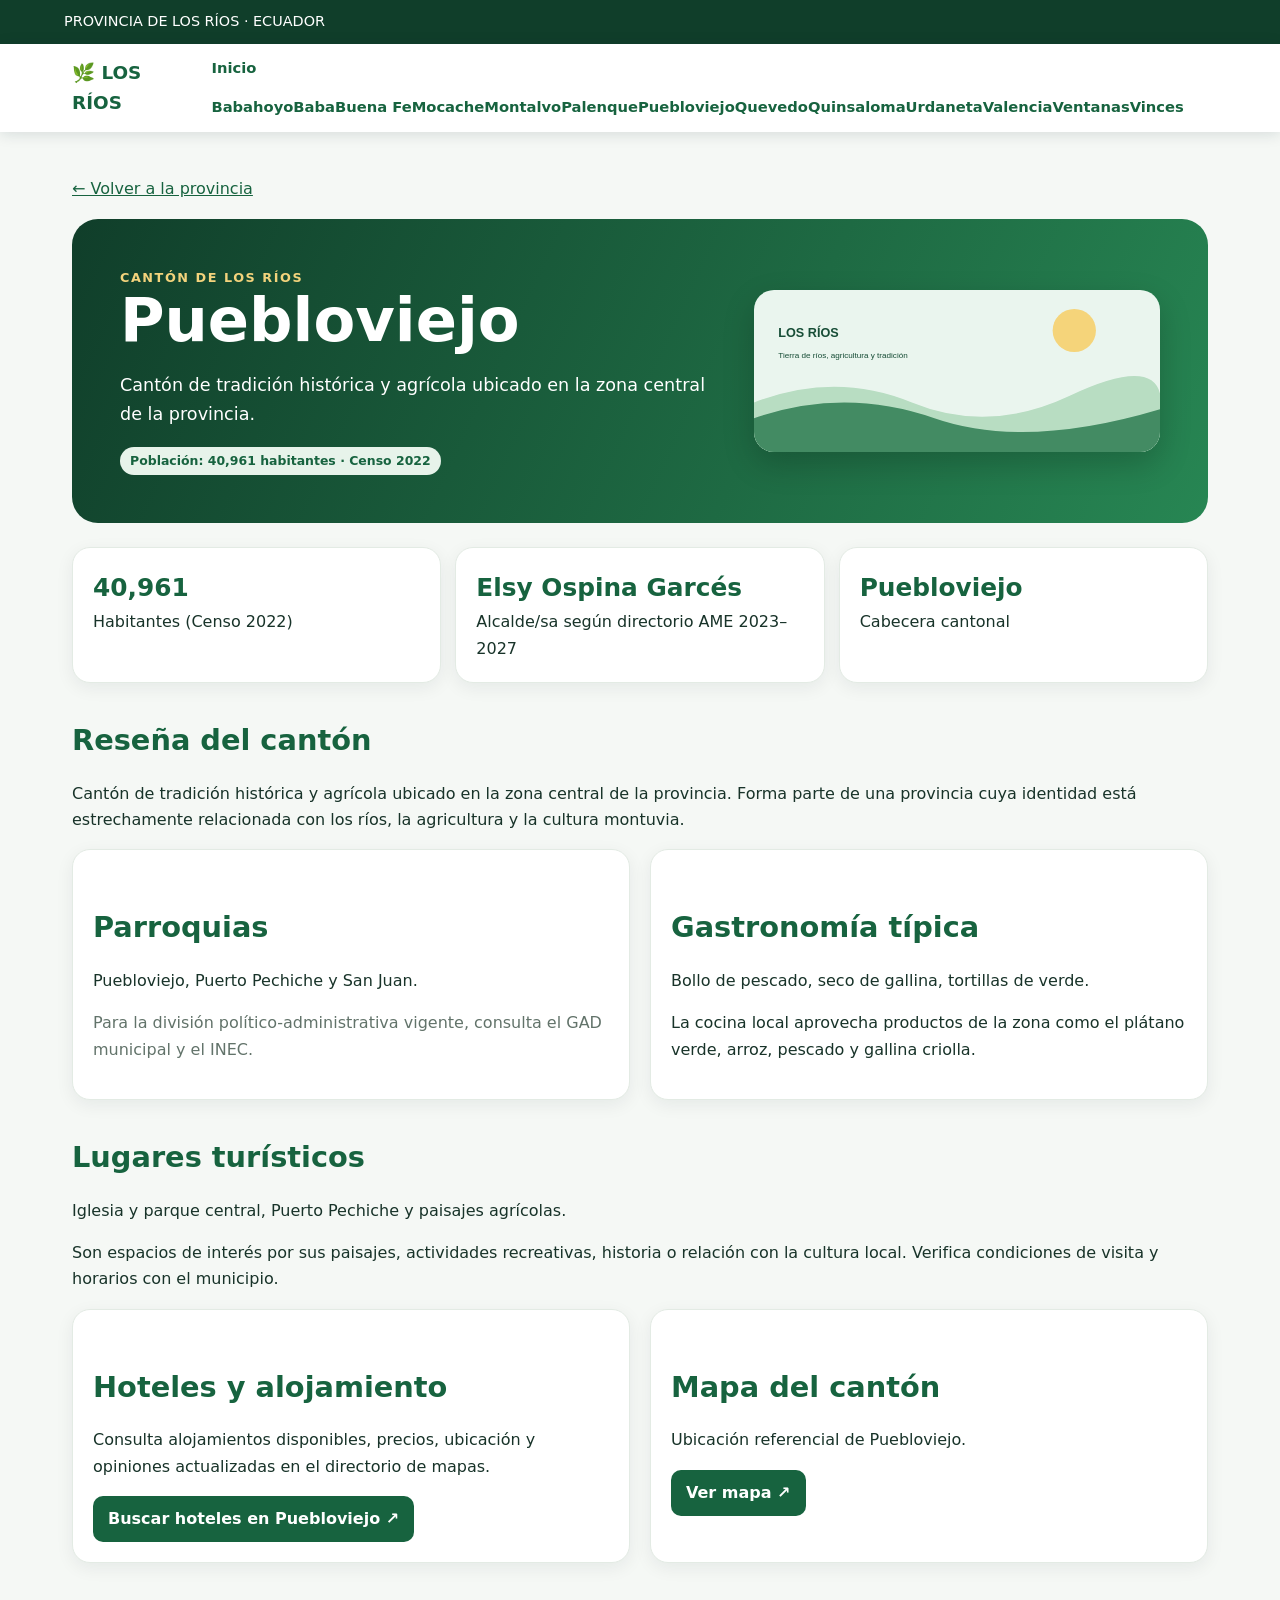
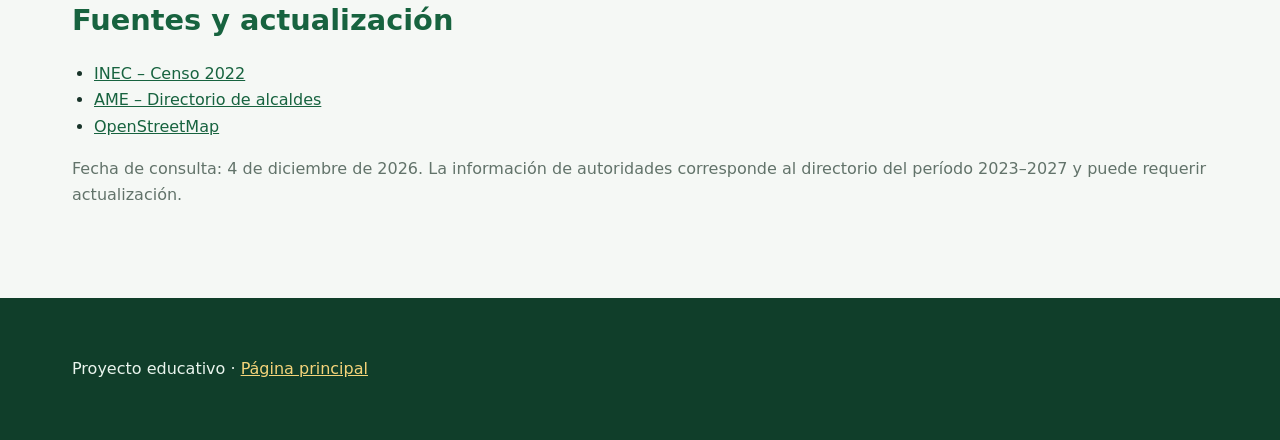
<file: cantones/puebloviejo.html>
<!doctype html><html lang="es"><head><meta charset="utf-8"><meta name="viewport" content="width=device-width,initial-scale=1"><title>Puebloviejo | Cantón de Los Ríos</title><link rel="stylesheet" href="../assets/styles.css"></head><body><div class="top">PROVINCIA DE LOS RÍOS · ECUADOR</div><nav class="nav"><div class="navin"><a class="brand" href="../index.html">🌿 LOS RÍOS</a><div class="links"><a href="../index.html">Inicio</a><span data-menu></span></div></div></nav><main class="wrap"><p><a href="../index.html">← Volver a la provincia</a></p><section class="hero"><div><div class="eyebrow">Cantón de Los Ríos</div><h1>Puebloviejo</h1><p>Cantón de tradición histórica y agrícola ubicado en la zona central de la provincia.</p><span class="tag">Población: 40,961 habitantes · Censo 2022</span></div><img src="../assets/los-rios-ilustracion.svg" alt="Ilustración decorativa de paisaje riosense"></section>
<div class="stats"><div class="stat"><strong>40,961</strong>Habitantes (Censo 2022)</div><div class="stat"><strong>Elsy Ospina Garcés</strong>Alcalde/sa según directorio AME 2023–2027</div><div class="stat"><strong>Puebloviejo</strong>Cabecera cantonal</div></div>
<section><h2>Reseña del cantón</h2><p>Cantón de tradición histórica y agrícola ubicado en la zona central de la provincia. Forma parte de una provincia cuya identidad está estrechamente relacionada con los ríos, la agricultura y la cultura montuvia.</p></section>
<div class="split"><section class="panel"><h2>Parroquias</h2><p>Puebloviejo, Puerto Pechiche y San Juan.</p><p class="muted">Para la división político-administrativa vigente, consulta el GAD municipal y el INEC.</p></section><section class="panel"><h2>Gastronomía típica</h2><p>Bollo de pescado, seco de gallina, tortillas de verde.</p><p>La cocina local aprovecha productos de la zona como el plátano verde, arroz, pescado y gallina criolla.</p></section></div>
<section><h2>Lugares turísticos</h2><p>Iglesia y parque central, Puerto Pechiche y paisajes agrícolas.</p><p>Son espacios de interés por sus paisajes, actividades recreativas, historia o relación con la cultura local. Verifica condiciones de visita y horarios con el municipio.</p></section>
<section class="split"><article class="panel"><h2>Hoteles y alojamiento</h2><p>Consulta alojamientos disponibles, precios, ubicación y opiniones actualizadas en el directorio de mapas.</p><a class="btn" href="https://www.google.com/maps/search/hoteles+en+Puebloviejo,+Los+R%C3%ADos" target="_blank" rel="noopener">Buscar hoteles en Puebloviejo ↗</a></article><article class="panel"><h2>Mapa del cantón</h2><p>Ubicación referencial de Puebloviejo.</p><a class="btn" href="https://www.openstreetmap.org/search?query=Puebloviejo%2C%20Los%20R%C3%ADos%2C%20Ecuador" target="_blank" rel="noopener">Ver mapa ↗</a></article></section>
<section><h2>Fuentes y actualización</h2><ul><li><a href="https://www.censoecuador.gob.ec/wp-content/uploads/2024/01/Info_Los-Rios.pdf" target="_blank" rel="noopener">INEC – Censo 2022</a></li><li><a href="https://ame.gob.ec/" target="_blank" rel="noopener">AME – Directorio de alcaldes</a></li><li><a href="https://www.openstreetmap.org/" target="_blank" rel="noopener">OpenStreetMap</a></li></ul><p class="muted">Fecha de consulta: <span data-year></span>. La información de autoridades corresponde al directorio del período 2023–2027 y puede requerir actualización.</p></section></main><footer class="footer"><div class="wrap">Proyecto educativo · <a href="../index.html">Página principal</a></div></footer><script src="../assets/app.js"></script></body></html>
</file>
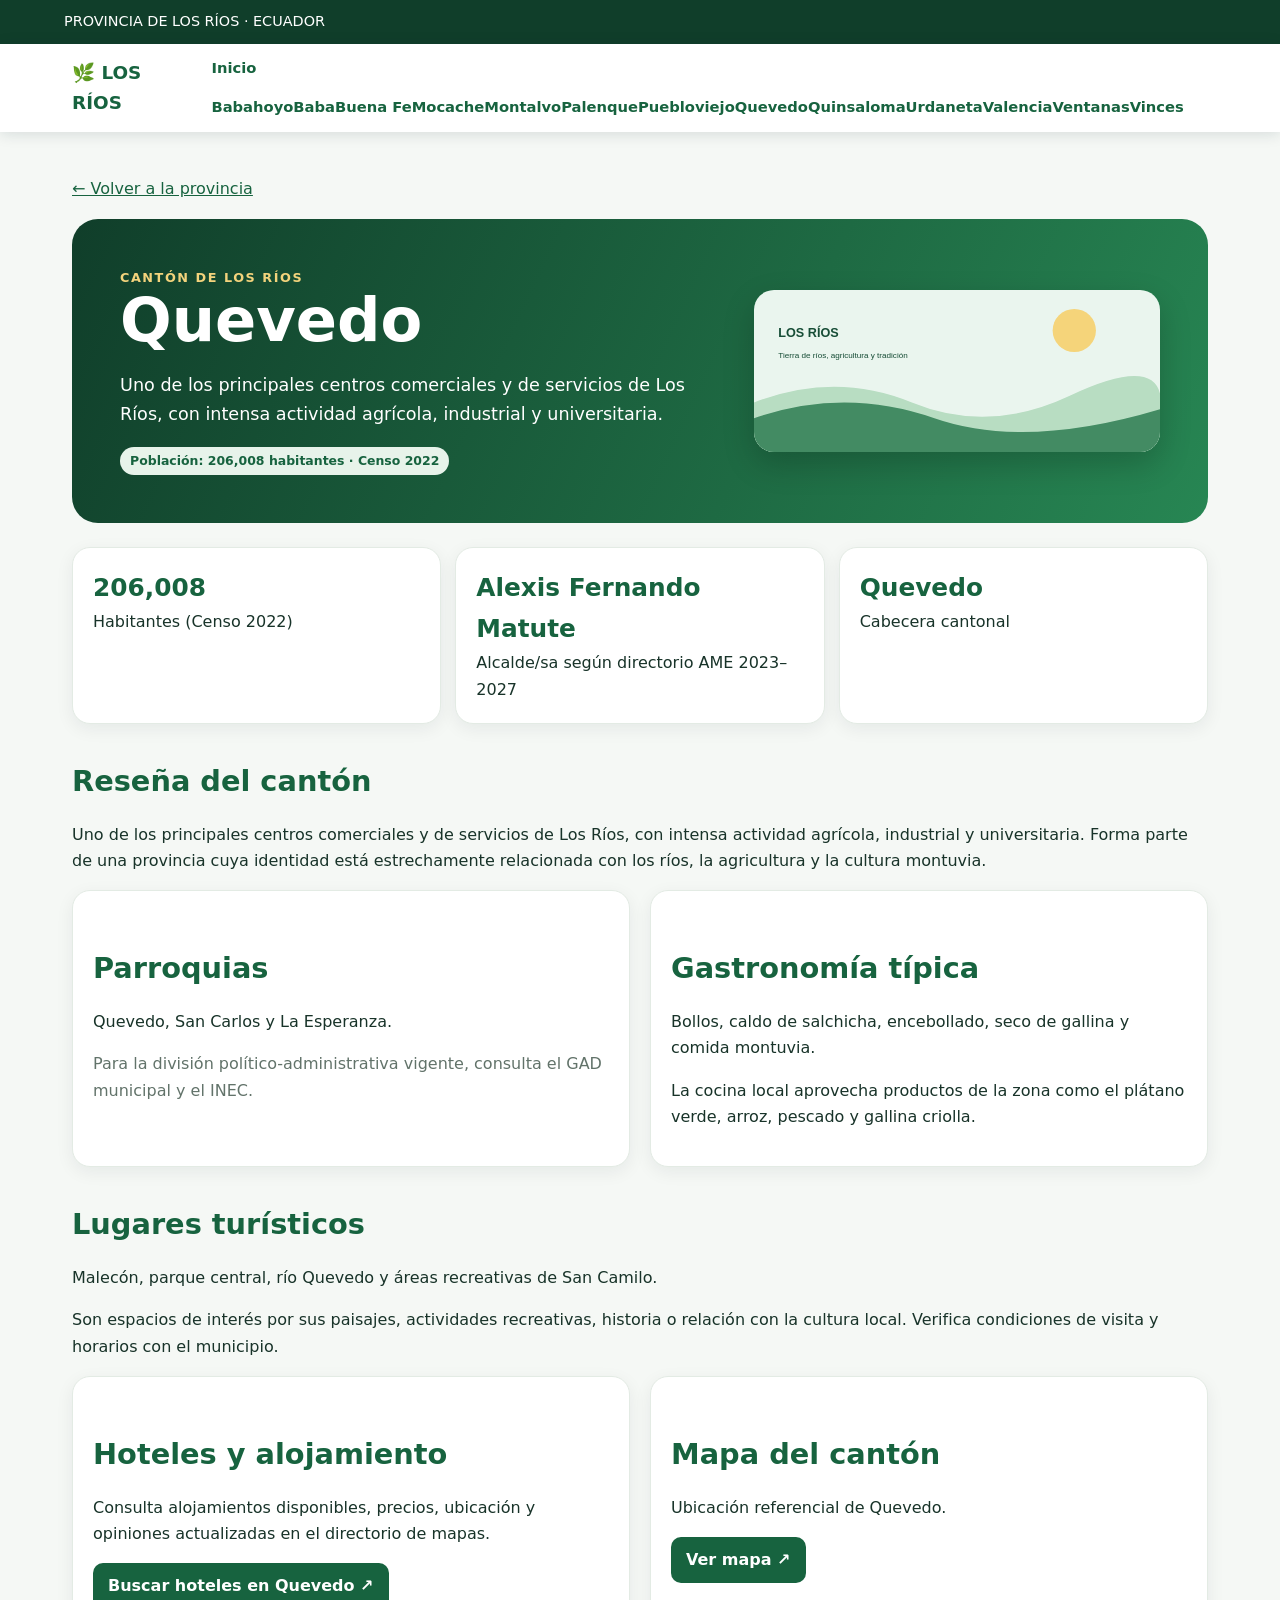
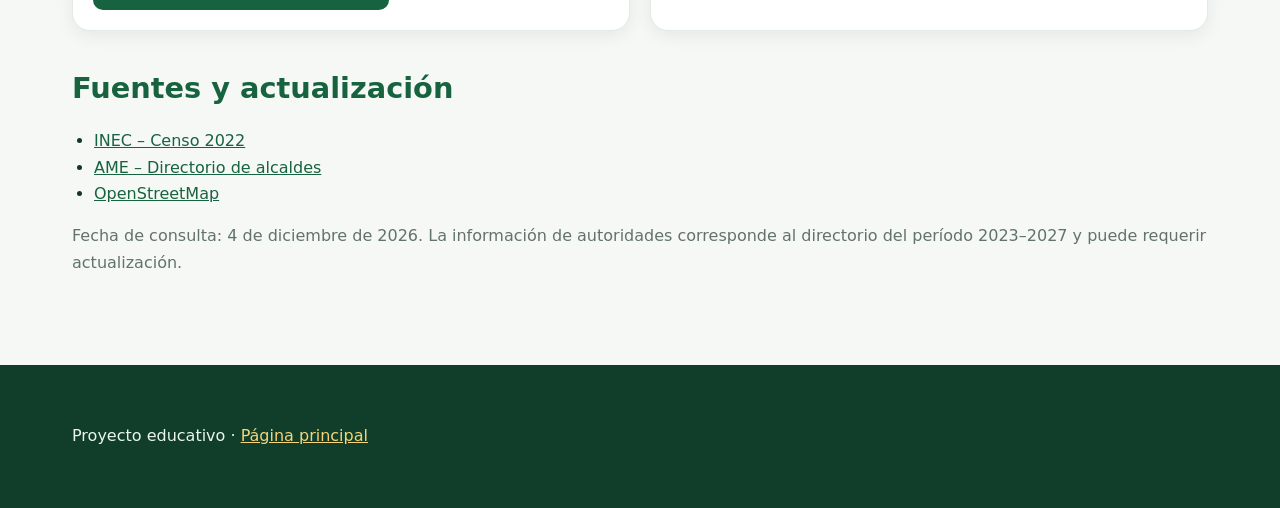
<file: cantones/quevedo.html>
<!doctype html><html lang="es"><head><meta charset="utf-8"><meta name="viewport" content="width=device-width,initial-scale=1"><title>Quevedo | Cantón de Los Ríos</title><link rel="stylesheet" href="../assets/styles.css"></head><body><div class="top">PROVINCIA DE LOS RÍOS · ECUADOR</div><nav class="nav"><div class="navin"><a class="brand" href="../index.html">🌿 LOS RÍOS</a><div class="links"><a href="../index.html">Inicio</a><span data-menu></span></div></div></nav><main class="wrap"><p><a href="../index.html">← Volver a la provincia</a></p><section class="hero"><div><div class="eyebrow">Cantón de Los Ríos</div><h1>Quevedo</h1><p>Uno de los principales centros comerciales y de servicios de Los Ríos, con intensa actividad agrícola, industrial y universitaria.</p><span class="tag">Población: 206,008 habitantes · Censo 2022</span></div><img src="../assets/los-rios-ilustracion.svg" alt="Ilustración decorativa de paisaje riosense"></section>
<div class="stats"><div class="stat"><strong>206,008</strong>Habitantes (Censo 2022)</div><div class="stat"><strong>Alexis Fernando Matute</strong>Alcalde/sa según directorio AME 2023–2027</div><div class="stat"><strong>Quevedo</strong>Cabecera cantonal</div></div>
<section><h2>Reseña del cantón</h2><p>Uno de los principales centros comerciales y de servicios de Los Ríos, con intensa actividad agrícola, industrial y universitaria. Forma parte de una provincia cuya identidad está estrechamente relacionada con los ríos, la agricultura y la cultura montuvia.</p></section>
<div class="split"><section class="panel"><h2>Parroquias</h2><p>Quevedo, San Carlos y La Esperanza.</p><p class="muted">Para la división político-administrativa vigente, consulta el GAD municipal y el INEC.</p></section><section class="panel"><h2>Gastronomía típica</h2><p>Bollos, caldo de salchicha, encebollado, seco de gallina y comida montuvia.</p><p>La cocina local aprovecha productos de la zona como el plátano verde, arroz, pescado y gallina criolla.</p></section></div>
<section><h2>Lugares turísticos</h2><p>Malecón, parque central, río Quevedo y áreas recreativas de San Camilo.</p><p>Son espacios de interés por sus paisajes, actividades recreativas, historia o relación con la cultura local. Verifica condiciones de visita y horarios con el municipio.</p></section>
<section class="split"><article class="panel"><h2>Hoteles y alojamiento</h2><p>Consulta alojamientos disponibles, precios, ubicación y opiniones actualizadas en el directorio de mapas.</p><a class="btn" href="https://www.google.com/maps/search/hoteles+en+Quevedo,+Los+R%C3%ADos" target="_blank" rel="noopener">Buscar hoteles en Quevedo ↗</a></article><article class="panel"><h2>Mapa del cantón</h2><p>Ubicación referencial de Quevedo.</p><a class="btn" href="https://www.openstreetmap.org/search?query=Quevedo%2C%20Los%20R%C3%ADos%2C%20Ecuador" target="_blank" rel="noopener">Ver mapa ↗</a></article></section>
<section><h2>Fuentes y actualización</h2><ul><li><a href="https://www.censoecuador.gob.ec/wp-content/uploads/2024/01/Info_Los-Rios.pdf" target="_blank" rel="noopener">INEC – Censo 2022</a></li><li><a href="https://ame.gob.ec/" target="_blank" rel="noopener">AME – Directorio de alcaldes</a></li><li><a href="https://www.openstreetmap.org/" target="_blank" rel="noopener">OpenStreetMap</a></li></ul><p class="muted">Fecha de consulta: <span data-year></span>. La información de autoridades corresponde al directorio del período 2023–2027 y puede requerir actualización.</p></section></main><footer class="footer"><div class="wrap">Proyecto educativo · <a href="../index.html">Página principal</a></div></footer><script src="../assets/app.js"></script></body></html>
</file>
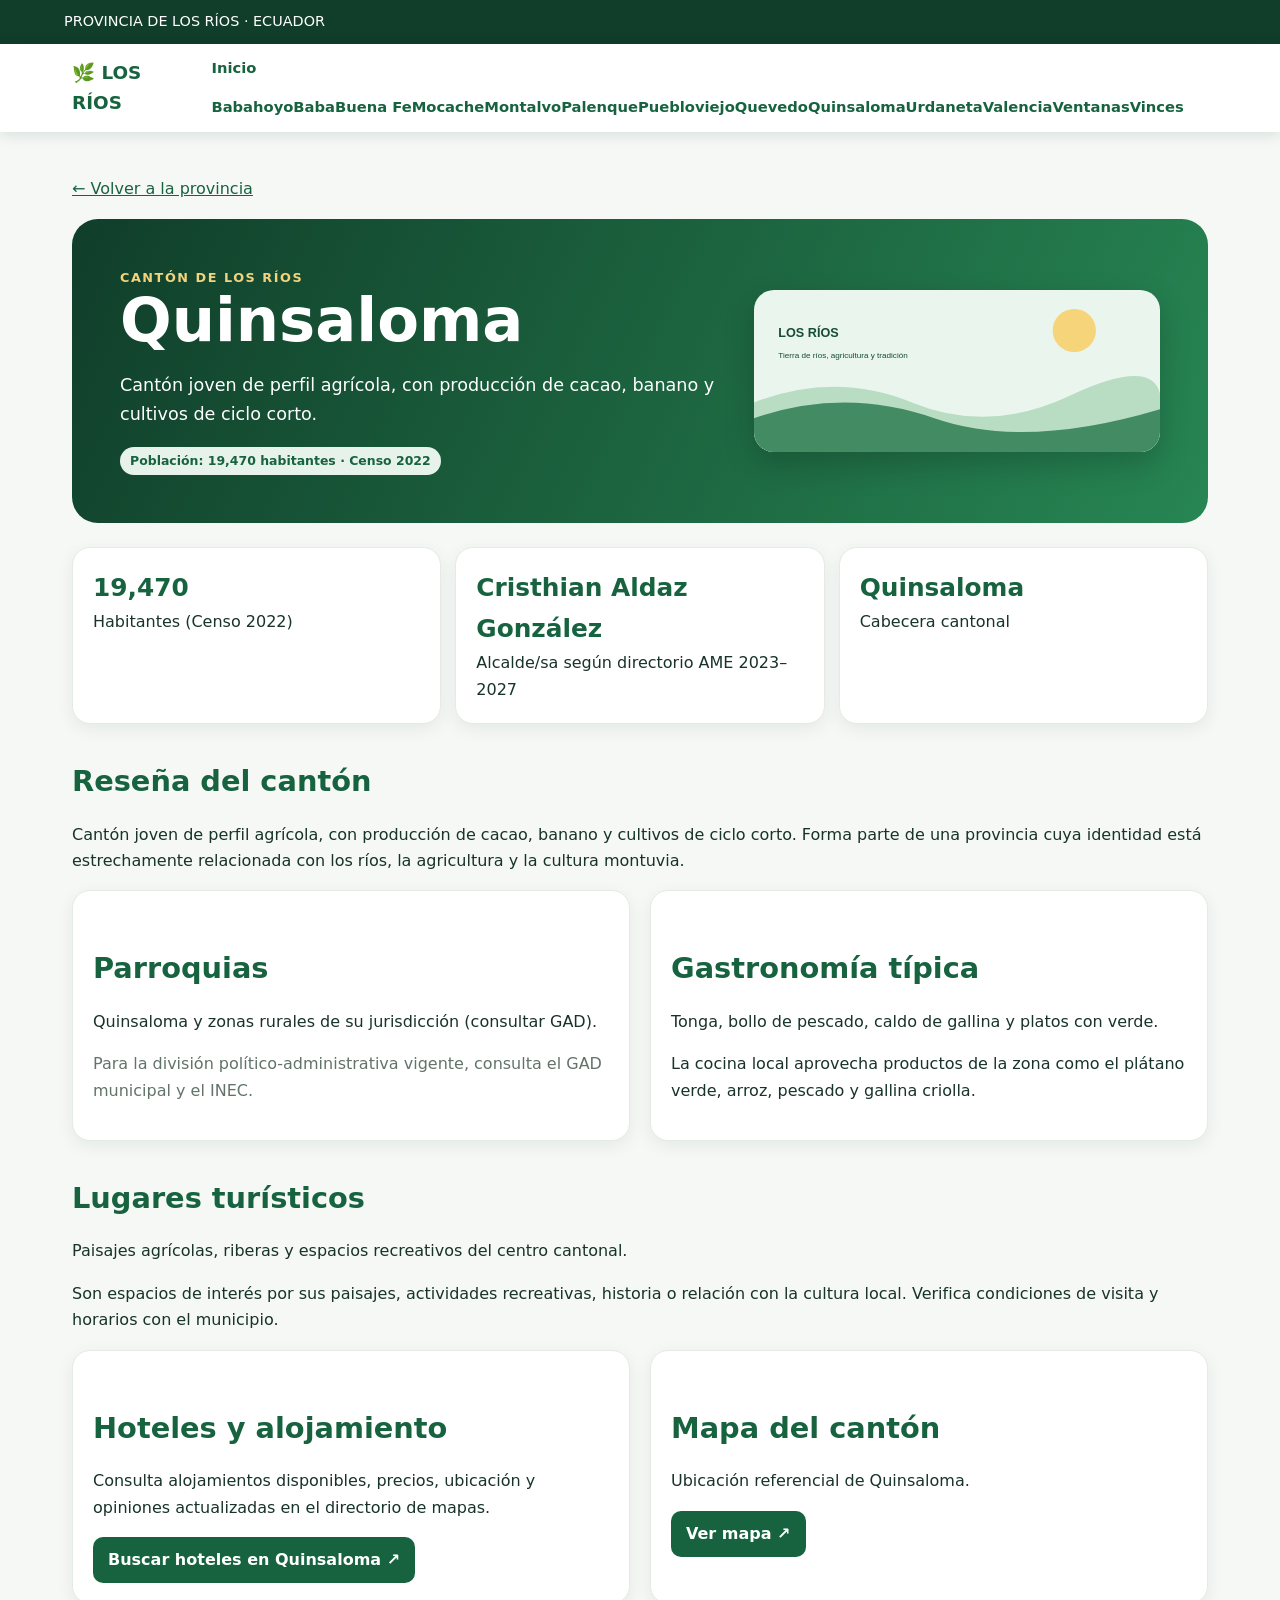
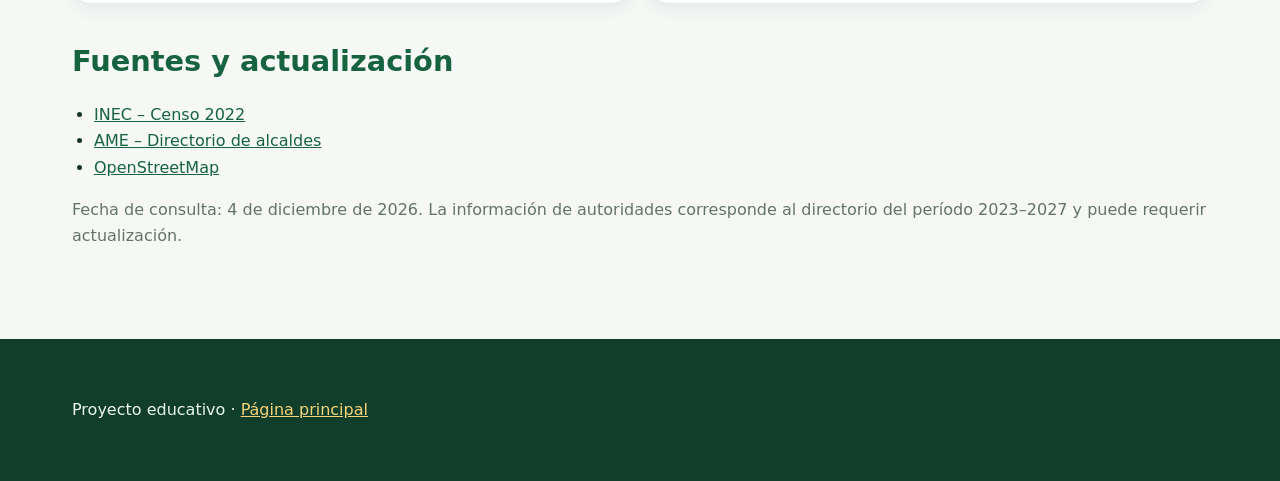
<file: cantones/quinsaloma.html>
<!doctype html><html lang="es"><head><meta charset="utf-8"><meta name="viewport" content="width=device-width,initial-scale=1"><title>Quinsaloma | Cantón de Los Ríos</title><link rel="stylesheet" href="../assets/styles.css"></head><body><div class="top">PROVINCIA DE LOS RÍOS · ECUADOR</div><nav class="nav"><div class="navin"><a class="brand" href="../index.html">🌿 LOS RÍOS</a><div class="links"><a href="../index.html">Inicio</a><span data-menu></span></div></div></nav><main class="wrap"><p><a href="../index.html">← Volver a la provincia</a></p><section class="hero"><div><div class="eyebrow">Cantón de Los Ríos</div><h1>Quinsaloma</h1><p>Cantón joven de perfil agrícola, con producción de cacao, banano y cultivos de ciclo corto.</p><span class="tag">Población: 19,470 habitantes · Censo 2022</span></div><img src="../assets/los-rios-ilustracion.svg" alt="Ilustración decorativa de paisaje riosense"></section>
<div class="stats"><div class="stat"><strong>19,470</strong>Habitantes (Censo 2022)</div><div class="stat"><strong>Cristhian Aldaz González</strong>Alcalde/sa según directorio AME 2023–2027</div><div class="stat"><strong>Quinsaloma</strong>Cabecera cantonal</div></div>
<section><h2>Reseña del cantón</h2><p>Cantón joven de perfil agrícola, con producción de cacao, banano y cultivos de ciclo corto. Forma parte de una provincia cuya identidad está estrechamente relacionada con los ríos, la agricultura y la cultura montuvia.</p></section>
<div class="split"><section class="panel"><h2>Parroquias</h2><p>Quinsaloma y zonas rurales de su jurisdicción (consultar GAD).</p><p class="muted">Para la división político-administrativa vigente, consulta el GAD municipal y el INEC.</p></section><section class="panel"><h2>Gastronomía típica</h2><p>Tonga, bollo de pescado, caldo de gallina y platos con verde.</p><p>La cocina local aprovecha productos de la zona como el plátano verde, arroz, pescado y gallina criolla.</p></section></div>
<section><h2>Lugares turísticos</h2><p>Paisajes agrícolas, riberas y espacios recreativos del centro cantonal.</p><p>Son espacios de interés por sus paisajes, actividades recreativas, historia o relación con la cultura local. Verifica condiciones de visita y horarios con el municipio.</p></section>
<section class="split"><article class="panel"><h2>Hoteles y alojamiento</h2><p>Consulta alojamientos disponibles, precios, ubicación y opiniones actualizadas en el directorio de mapas.</p><a class="btn" href="https://www.google.com/maps/search/hoteles+en+Quinsaloma,+Los+R%C3%ADos" target="_blank" rel="noopener">Buscar hoteles en Quinsaloma ↗</a></article><article class="panel"><h2>Mapa del cantón</h2><p>Ubicación referencial de Quinsaloma.</p><a class="btn" href="https://www.openstreetmap.org/search?query=Quinsaloma%2C%20Los%20R%C3%ADos%2C%20Ecuador" target="_blank" rel="noopener">Ver mapa ↗</a></article></section>
<section><h2>Fuentes y actualización</h2><ul><li><a href="https://www.censoecuador.gob.ec/wp-content/uploads/2024/01/Info_Los-Rios.pdf" target="_blank" rel="noopener">INEC – Censo 2022</a></li><li><a href="https://ame.gob.ec/" target="_blank" rel="noopener">AME – Directorio de alcaldes</a></li><li><a href="https://www.openstreetmap.org/" target="_blank" rel="noopener">OpenStreetMap</a></li></ul><p class="muted">Fecha de consulta: <span data-year></span>. La información de autoridades corresponde al directorio del período 2023–2027 y puede requerir actualización.</p></section></main><footer class="footer"><div class="wrap">Proyecto educativo · <a href="../index.html">Página principal</a></div></footer><script src="../assets/app.js"></script></body></html>
</file>
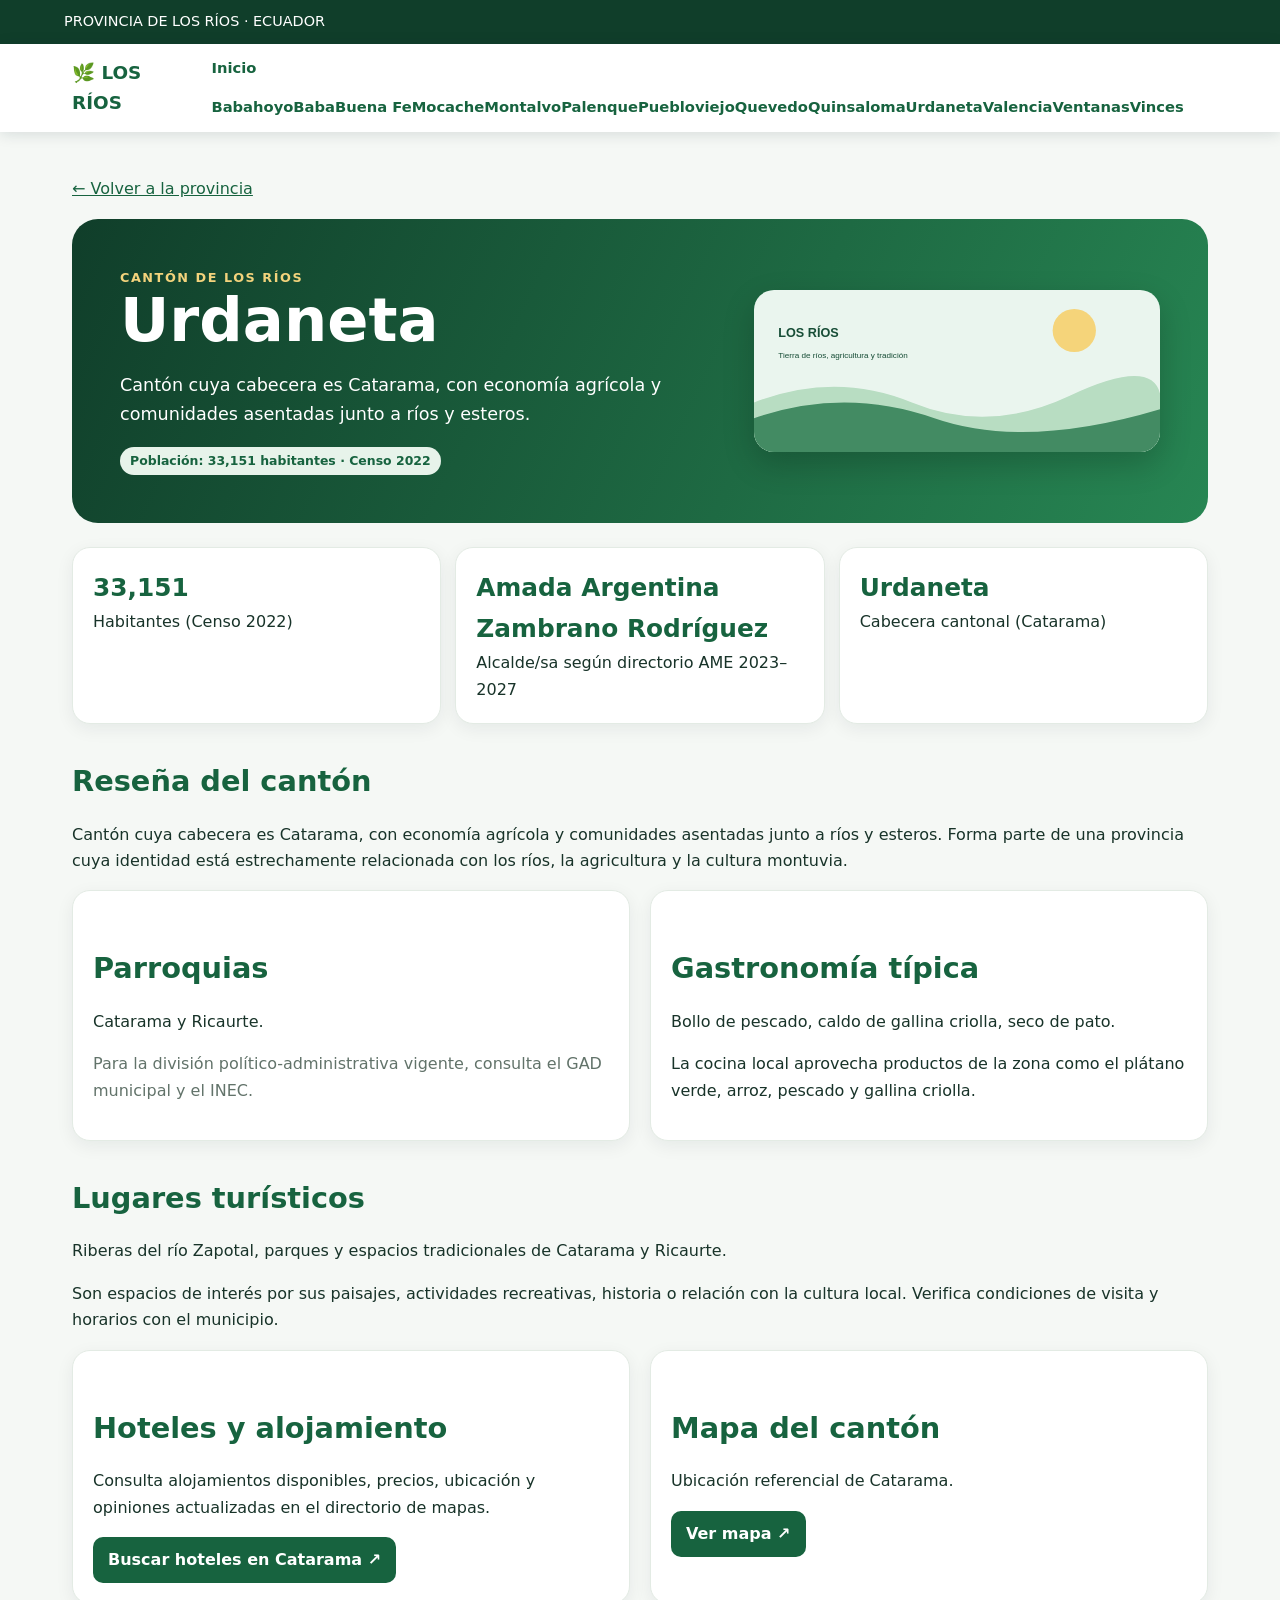
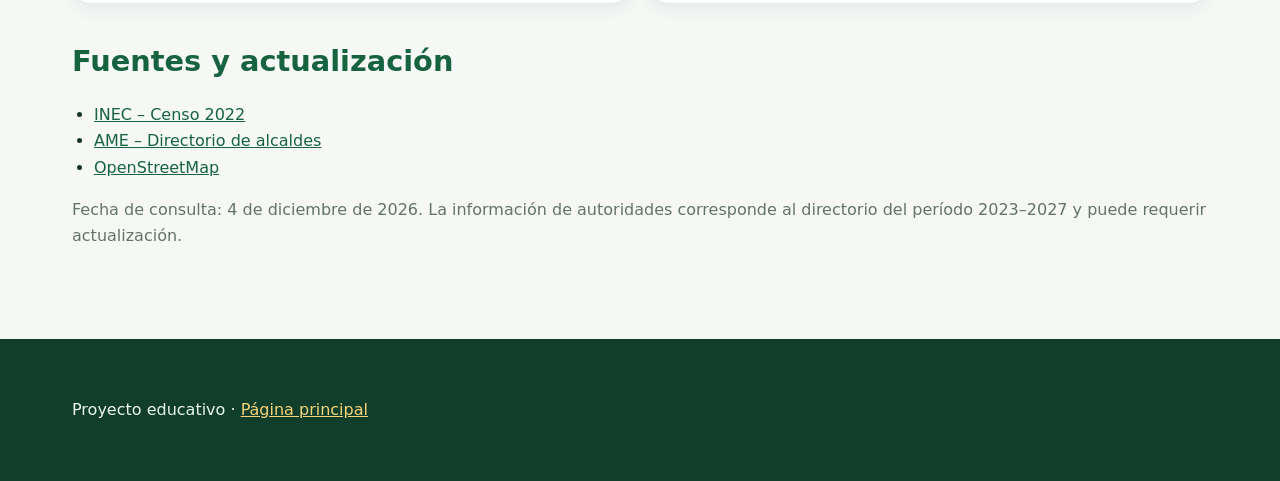
<file: cantones/urdaneta.html>
<!doctype html><html lang="es"><head><meta charset="utf-8"><meta name="viewport" content="width=device-width,initial-scale=1"><title>Urdaneta | Cantón de Los Ríos</title><link rel="stylesheet" href="../assets/styles.css"></head><body><div class="top">PROVINCIA DE LOS RÍOS · ECUADOR</div><nav class="nav"><div class="navin"><a class="brand" href="../index.html">🌿 LOS RÍOS</a><div class="links"><a href="../index.html">Inicio</a><span data-menu></span></div></div></nav><main class="wrap"><p><a href="../index.html">← Volver a la provincia</a></p><section class="hero"><div><div class="eyebrow">Cantón de Los Ríos</div><h1>Urdaneta</h1><p>Cantón cuya cabecera es Catarama, con economía agrícola y comunidades asentadas junto a ríos y esteros.</p><span class="tag">Población: 33,151 habitantes · Censo 2022</span></div><img src="../assets/los-rios-ilustracion.svg" alt="Ilustración decorativa de paisaje riosense"></section>
<div class="stats"><div class="stat"><strong>33,151</strong>Habitantes (Censo 2022)</div><div class="stat"><strong>Amada Argentina Zambrano Rodríguez</strong>Alcalde/sa según directorio AME 2023–2027</div><div class="stat"><strong>Urdaneta</strong>Cabecera cantonal (Catarama)</div></div>
<section><h2>Reseña del cantón</h2><p>Cantón cuya cabecera es Catarama, con economía agrícola y comunidades asentadas junto a ríos y esteros. Forma parte de una provincia cuya identidad está estrechamente relacionada con los ríos, la agricultura y la cultura montuvia.</p></section>
<div class="split"><section class="panel"><h2>Parroquias</h2><p>Catarama y Ricaurte.</p><p class="muted">Para la división político-administrativa vigente, consulta el GAD municipal y el INEC.</p></section><section class="panel"><h2>Gastronomía típica</h2><p>Bollo de pescado, caldo de gallina criolla, seco de pato.</p><p>La cocina local aprovecha productos de la zona como el plátano verde, arroz, pescado y gallina criolla.</p></section></div>
<section><h2>Lugares turísticos</h2><p>Riberas del río Zapotal, parques y espacios tradicionales de Catarama y Ricaurte.</p><p>Son espacios de interés por sus paisajes, actividades recreativas, historia o relación con la cultura local. Verifica condiciones de visita y horarios con el municipio.</p></section>
<section class="split"><article class="panel"><h2>Hoteles y alojamiento</h2><p>Consulta alojamientos disponibles, precios, ubicación y opiniones actualizadas en el directorio de mapas.</p><a class="btn" href="https://www.google.com/maps/search/hoteles+en+Catarama,+Los+R%C3%ADos" target="_blank" rel="noopener">Buscar hoteles en Catarama ↗</a></article><article class="panel"><h2>Mapa del cantón</h2><p>Ubicación referencial de Catarama.</p><a class="btn" href="https://www.openstreetmap.org/search?query=Catarama%2C%20Los%20R%C3%ADos%2C%20Ecuador" target="_blank" rel="noopener">Ver mapa ↗</a></article></section>
<section><h2>Fuentes y actualización</h2><ul><li><a href="https://www.censoecuador.gob.ec/wp-content/uploads/2024/01/Info_Los-Rios.pdf" target="_blank" rel="noopener">INEC – Censo 2022</a></li><li><a href="https://ame.gob.ec/" target="_blank" rel="noopener">AME – Directorio de alcaldes</a></li><li><a href="https://www.openstreetmap.org/" target="_blank" rel="noopener">OpenStreetMap</a></li></ul><p class="muted">Fecha de consulta: <span data-year></span>. La información de autoridades corresponde al directorio del período 2023–2027 y puede requerir actualización.</p></section></main><footer class="footer"><div class="wrap">Proyecto educativo · <a href="../index.html">Página principal</a></div></footer><script src="../assets/app.js"></script></body></html>
</file>
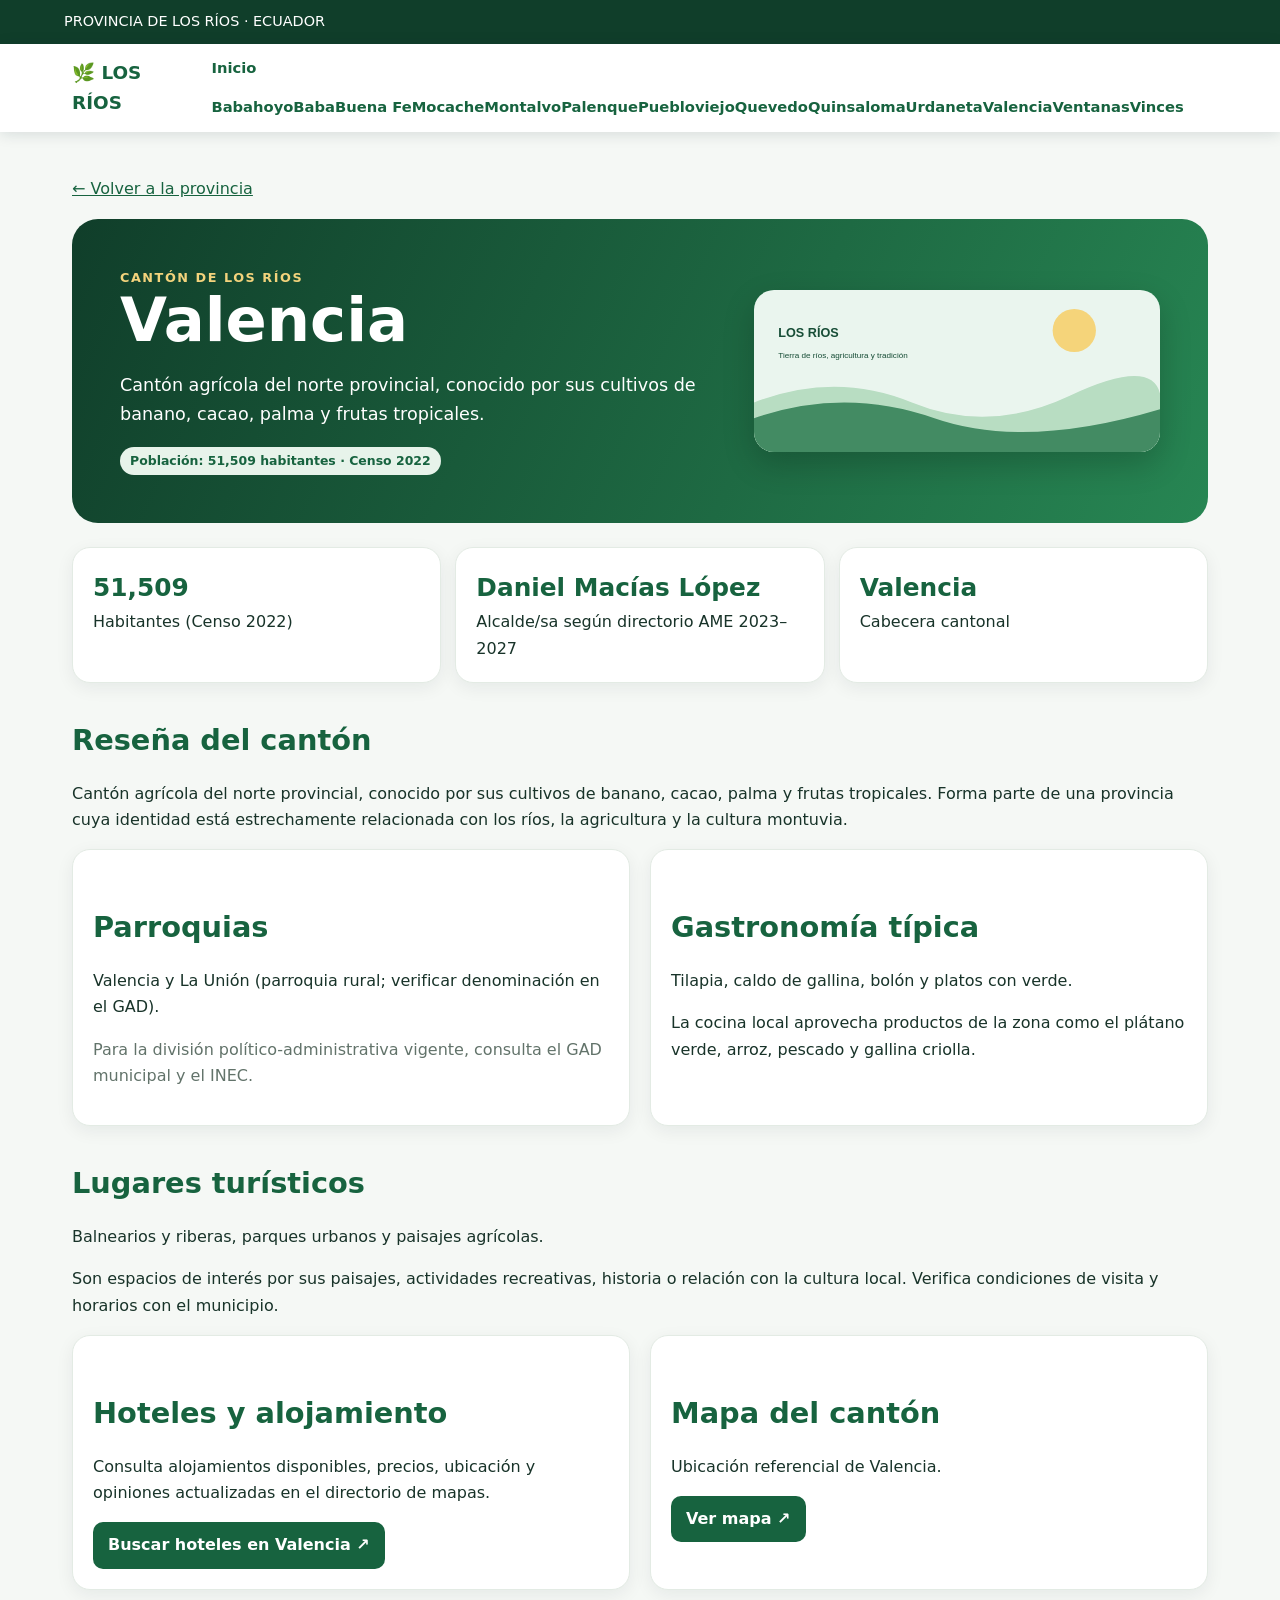
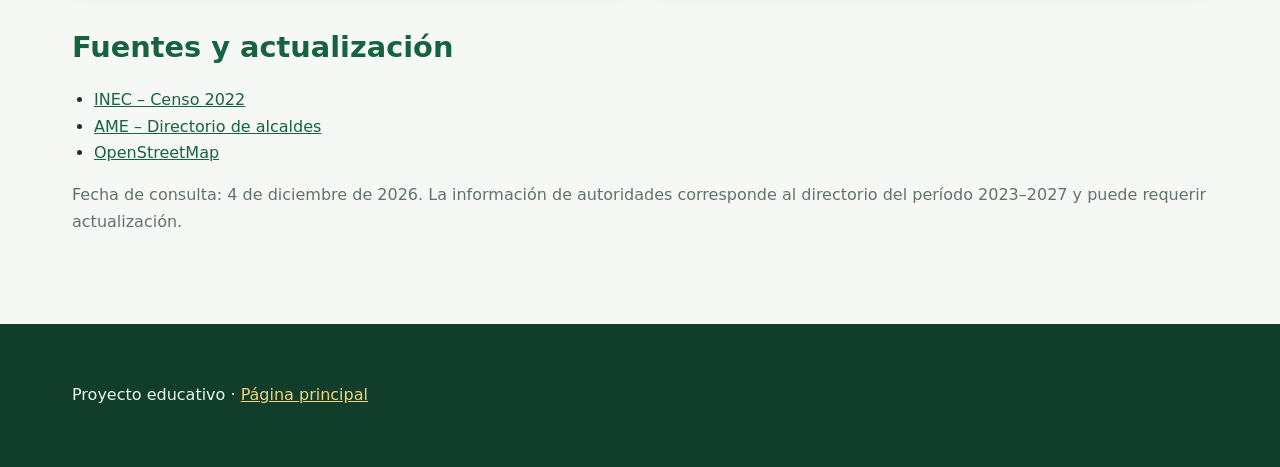
<file: cantones/valencia.html>
<!doctype html><html lang="es"><head><meta charset="utf-8"><meta name="viewport" content="width=device-width,initial-scale=1"><title>Valencia | Cantón de Los Ríos</title><link rel="stylesheet" href="../assets/styles.css"></head><body><div class="top">PROVINCIA DE LOS RÍOS · ECUADOR</div><nav class="nav"><div class="navin"><a class="brand" href="../index.html">🌿 LOS RÍOS</a><div class="links"><a href="../index.html">Inicio</a><span data-menu></span></div></div></nav><main class="wrap"><p><a href="../index.html">← Volver a la provincia</a></p><section class="hero"><div><div class="eyebrow">Cantón de Los Ríos</div><h1>Valencia</h1><p>Cantón agrícola del norte provincial, conocido por sus cultivos de banano, cacao, palma y frutas tropicales.</p><span class="tag">Población: 51,509 habitantes · Censo 2022</span></div><img src="../assets/los-rios-ilustracion.svg" alt="Ilustración decorativa de paisaje riosense"></section>
<div class="stats"><div class="stat"><strong>51,509</strong>Habitantes (Censo 2022)</div><div class="stat"><strong>Daniel Macías López</strong>Alcalde/sa según directorio AME 2023–2027</div><div class="stat"><strong>Valencia</strong>Cabecera cantonal</div></div>
<section><h2>Reseña del cantón</h2><p>Cantón agrícola del norte provincial, conocido por sus cultivos de banano, cacao, palma y frutas tropicales. Forma parte de una provincia cuya identidad está estrechamente relacionada con los ríos, la agricultura y la cultura montuvia.</p></section>
<div class="split"><section class="panel"><h2>Parroquias</h2><p>Valencia y La Unión (parroquia rural; verificar denominación en el GAD).</p><p class="muted">Para la división político-administrativa vigente, consulta el GAD municipal y el INEC.</p></section><section class="panel"><h2>Gastronomía típica</h2><p>Tilapia, caldo de gallina, bolón y platos con verde.</p><p>La cocina local aprovecha productos de la zona como el plátano verde, arroz, pescado y gallina criolla.</p></section></div>
<section><h2>Lugares turísticos</h2><p>Balnearios y riberas, parques urbanos y paisajes agrícolas.</p><p>Son espacios de interés por sus paisajes, actividades recreativas, historia o relación con la cultura local. Verifica condiciones de visita y horarios con el municipio.</p></section>
<section class="split"><article class="panel"><h2>Hoteles y alojamiento</h2><p>Consulta alojamientos disponibles, precios, ubicación y opiniones actualizadas en el directorio de mapas.</p><a class="btn" href="https://www.google.com/maps/search/hoteles+en+Valencia,+Los+R%C3%ADos" target="_blank" rel="noopener">Buscar hoteles en Valencia ↗</a></article><article class="panel"><h2>Mapa del cantón</h2><p>Ubicación referencial de Valencia.</p><a class="btn" href="https://www.openstreetmap.org/search?query=Valencia%2C%20Los%20R%C3%ADos%2C%20Ecuador" target="_blank" rel="noopener">Ver mapa ↗</a></article></section>
<section><h2>Fuentes y actualización</h2><ul><li><a href="https://www.censoecuador.gob.ec/wp-content/uploads/2024/01/Info_Los-Rios.pdf" target="_blank" rel="noopener">INEC – Censo 2022</a></li><li><a href="https://ame.gob.ec/" target="_blank" rel="noopener">AME – Directorio de alcaldes</a></li><li><a href="https://www.openstreetmap.org/" target="_blank" rel="noopener">OpenStreetMap</a></li></ul><p class="muted">Fecha de consulta: <span data-year></span>. La información de autoridades corresponde al directorio del período 2023–2027 y puede requerir actualización.</p></section></main><footer class="footer"><div class="wrap">Proyecto educativo · <a href="../index.html">Página principal</a></div></footer><script src="../assets/app.js"></script></body></html>
</file>
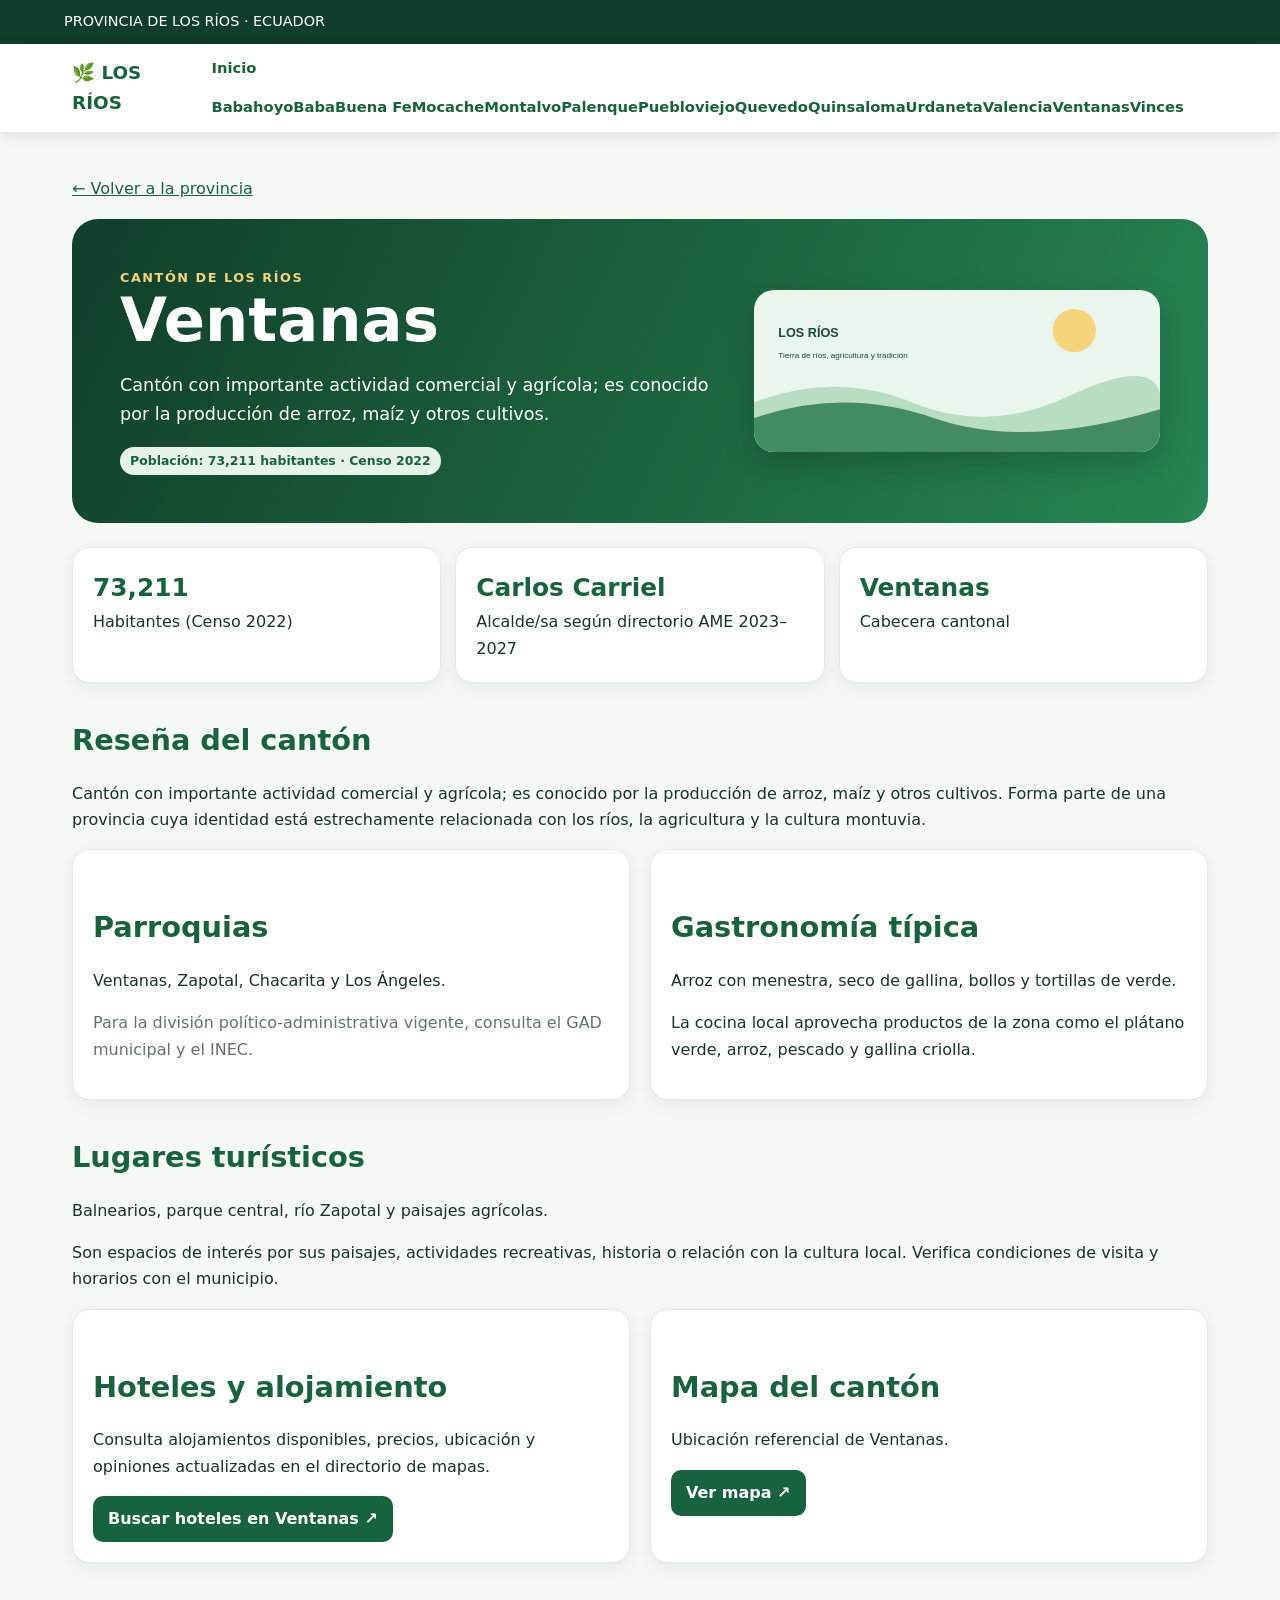
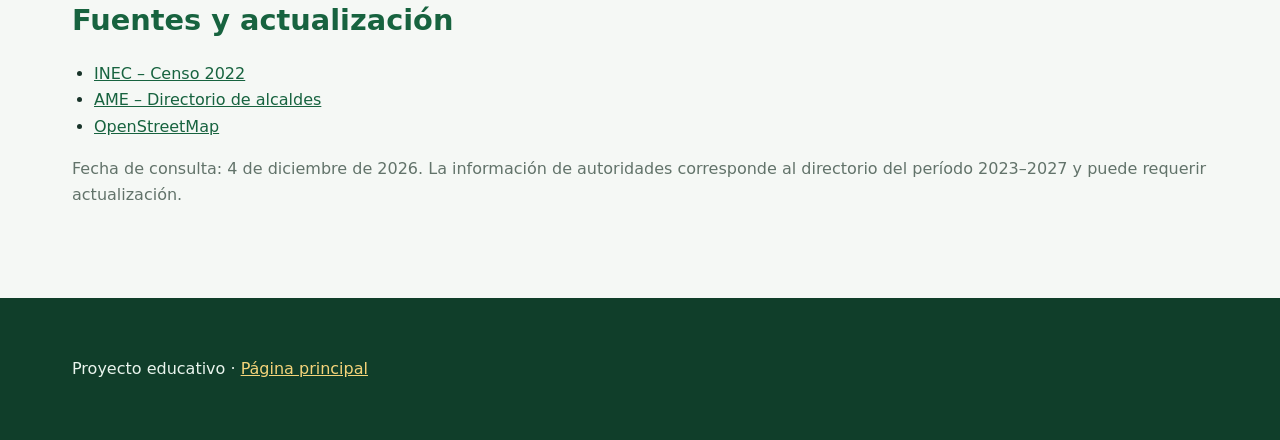
<file: cantones/ventanas.html>
<!doctype html><html lang="es"><head><meta charset="utf-8"><meta name="viewport" content="width=device-width,initial-scale=1"><title>Ventanas | Cantón de Los Ríos</title><link rel="stylesheet" href="../assets/styles.css"></head><body><div class="top">PROVINCIA DE LOS RÍOS · ECUADOR</div><nav class="nav"><div class="navin"><a class="brand" href="../index.html">🌿 LOS RÍOS</a><div class="links"><a href="../index.html">Inicio</a><span data-menu></span></div></div></nav><main class="wrap"><p><a href="../index.html">← Volver a la provincia</a></p><section class="hero"><div><div class="eyebrow">Cantón de Los Ríos</div><h1>Ventanas</h1><p>Cantón con importante actividad comercial y agrícola; es conocido por la producción de arroz, maíz y otros cultivos.</p><span class="tag">Población: 73,211 habitantes · Censo 2022</span></div><img src="../assets/los-rios-ilustracion.svg" alt="Ilustración decorativa de paisaje riosense"></section>
<div class="stats"><div class="stat"><strong>73,211</strong>Habitantes (Censo 2022)</div><div class="stat"><strong>Carlos Carriel</strong>Alcalde/sa según directorio AME 2023–2027</div><div class="stat"><strong>Ventanas</strong>Cabecera cantonal</div></div>
<section><h2>Reseña del cantón</h2><p>Cantón con importante actividad comercial y agrícola; es conocido por la producción de arroz, maíz y otros cultivos. Forma parte de una provincia cuya identidad está estrechamente relacionada con los ríos, la agricultura y la cultura montuvia.</p></section>
<div class="split"><section class="panel"><h2>Parroquias</h2><p>Ventanas, Zapotal, Chacarita y Los Ángeles.</p><p class="muted">Para la división político-administrativa vigente, consulta el GAD municipal y el INEC.</p></section><section class="panel"><h2>Gastronomía típica</h2><p>Arroz con menestra, seco de gallina, bollos y tortillas de verde.</p><p>La cocina local aprovecha productos de la zona como el plátano verde, arroz, pescado y gallina criolla.</p></section></div>
<section><h2>Lugares turísticos</h2><p>Balnearios, parque central, río Zapotal y paisajes agrícolas.</p><p>Son espacios de interés por sus paisajes, actividades recreativas, historia o relación con la cultura local. Verifica condiciones de visita y horarios con el municipio.</p></section>
<section class="split"><article class="panel"><h2>Hoteles y alojamiento</h2><p>Consulta alojamientos disponibles, precios, ubicación y opiniones actualizadas en el directorio de mapas.</p><a class="btn" href="https://www.google.com/maps/search/hoteles+en+Ventanas,+Los+R%C3%ADos" target="_blank" rel="noopener">Buscar hoteles en Ventanas ↗</a></article><article class="panel"><h2>Mapa del cantón</h2><p>Ubicación referencial de Ventanas.</p><a class="btn" href="https://www.openstreetmap.org/search?query=Ventanas%2C%20Los%20R%C3%ADos%2C%20Ecuador" target="_blank" rel="noopener">Ver mapa ↗</a></article></section>
<section><h2>Fuentes y actualización</h2><ul><li><a href="https://www.censoecuador.gob.ec/wp-content/uploads/2024/01/Info_Los-Rios.pdf" target="_blank" rel="noopener">INEC – Censo 2022</a></li><li><a href="https://ame.gob.ec/" target="_blank" rel="noopener">AME – Directorio de alcaldes</a></li><li><a href="https://www.openstreetmap.org/" target="_blank" rel="noopener">OpenStreetMap</a></li></ul><p class="muted">Fecha de consulta: <span data-year></span>. La información de autoridades corresponde al directorio del período 2023–2027 y puede requerir actualización.</p></section></main><footer class="footer"><div class="wrap">Proyecto educativo · <a href="../index.html">Página principal</a></div></footer><script src="../assets/app.js"></script></body></html>
</file>
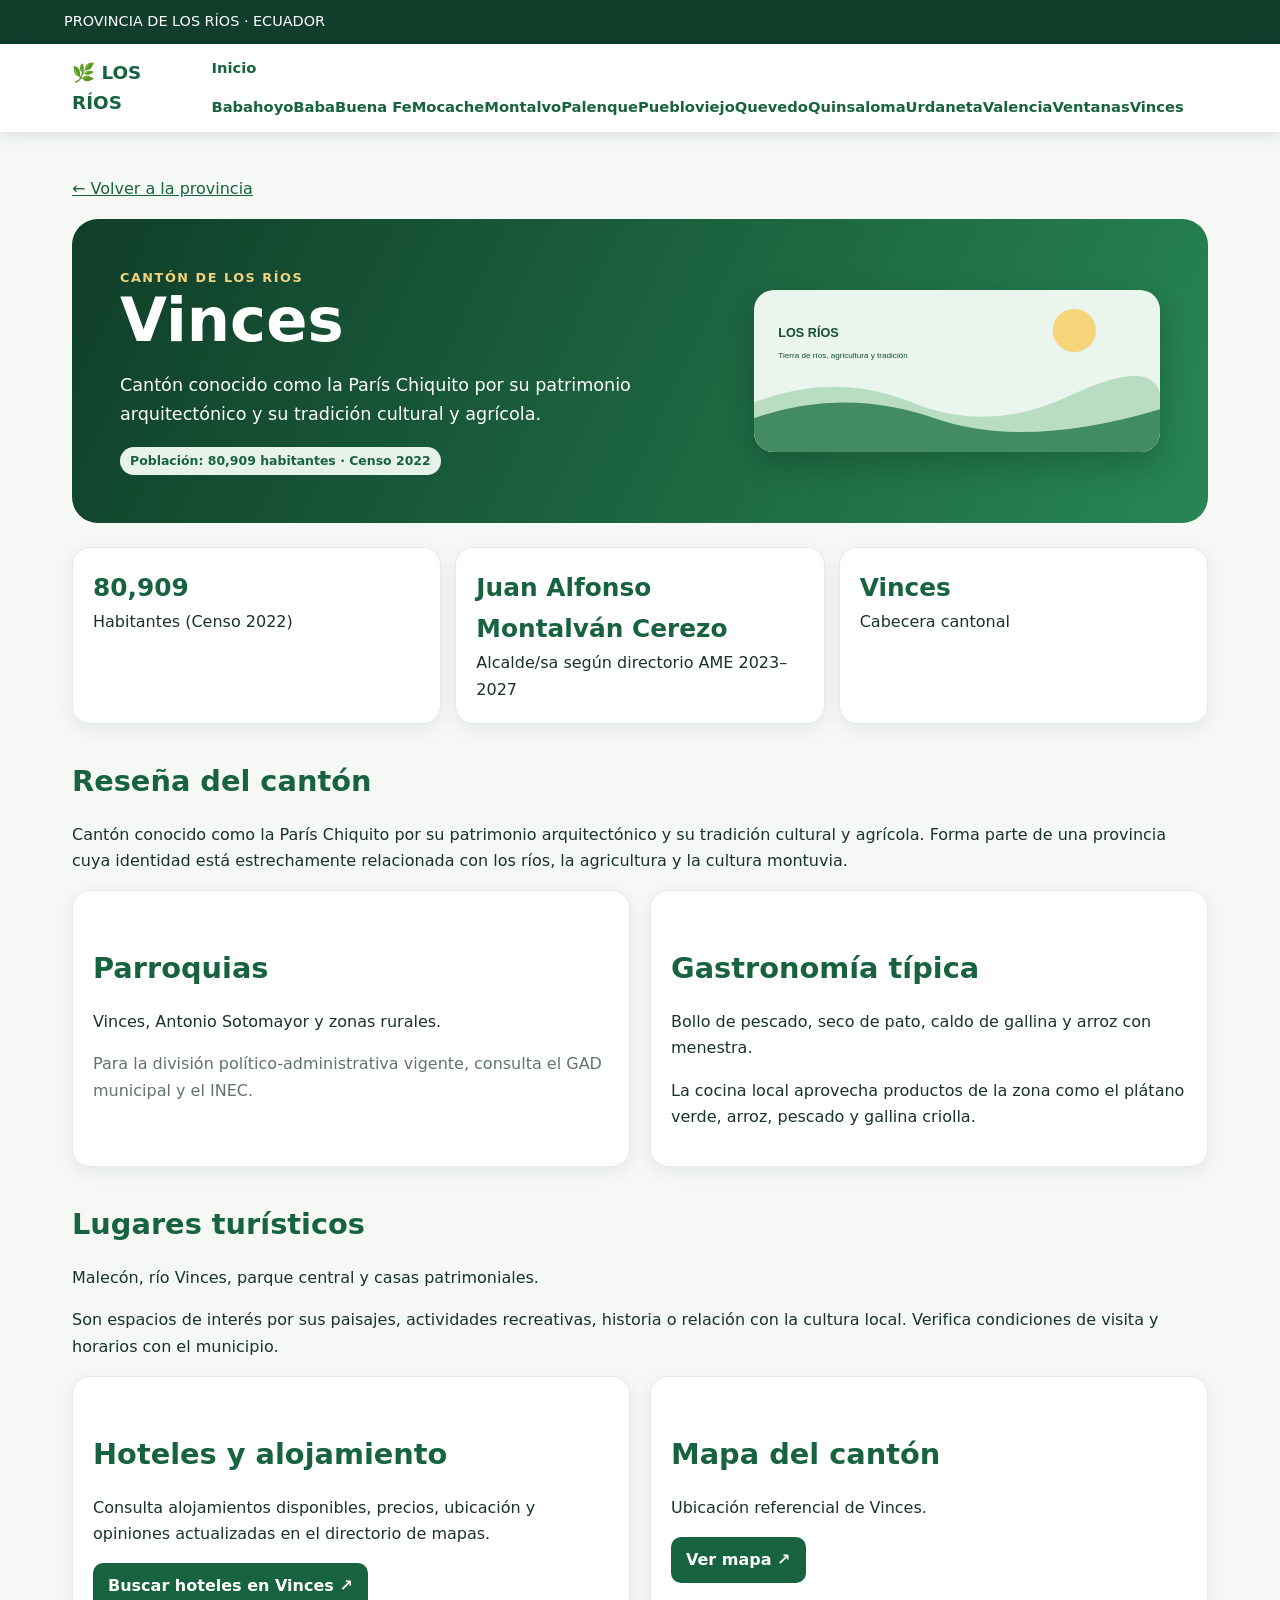
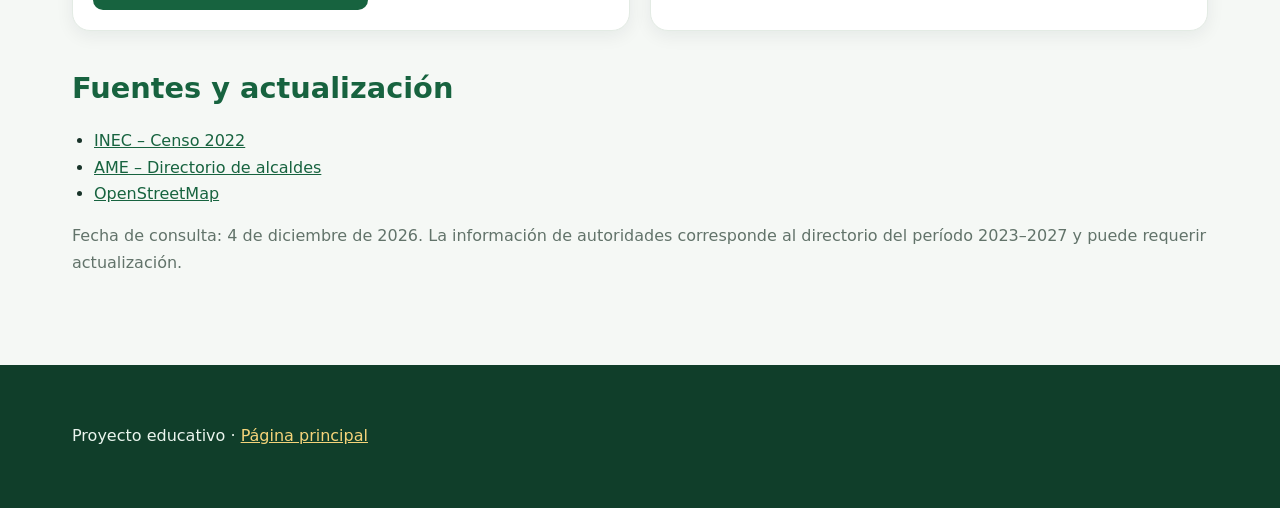
<file: cantones/vinces.html>
<!doctype html><html lang="es"><head><meta charset="utf-8"><meta name="viewport" content="width=device-width,initial-scale=1"><title>Vinces | Cantón de Los Ríos</title><link rel="stylesheet" href="../assets/styles.css"></head><body><div class="top">PROVINCIA DE LOS RÍOS · ECUADOR</div><nav class="nav"><div class="navin"><a class="brand" href="../index.html">🌿 LOS RÍOS</a><div class="links"><a href="../index.html">Inicio</a><span data-menu></span></div></div></nav><main class="wrap"><p><a href="../index.html">← Volver a la provincia</a></p><section class="hero"><div><div class="eyebrow">Cantón de Los Ríos</div><h1>Vinces</h1><p>Cantón conocido como la París Chiquito por su patrimonio arquitectónico y su tradición cultural y agrícola.</p><span class="tag">Población: 80,909 habitantes · Censo 2022</span></div><img src="../assets/los-rios-ilustracion.svg" alt="Ilustración decorativa de paisaje riosense"></section>
<div class="stats"><div class="stat"><strong>80,909</strong>Habitantes (Censo 2022)</div><div class="stat"><strong>Juan Alfonso Montalván Cerezo</strong>Alcalde/sa según directorio AME 2023–2027</div><div class="stat"><strong>Vinces</strong>Cabecera cantonal</div></div>
<section><h2>Reseña del cantón</h2><p>Cantón conocido como la París Chiquito por su patrimonio arquitectónico y su tradición cultural y agrícola. Forma parte de una provincia cuya identidad está estrechamente relacionada con los ríos, la agricultura y la cultura montuvia.</p></section>
<div class="split"><section class="panel"><h2>Parroquias</h2><p>Vinces, Antonio Sotomayor y zonas rurales.</p><p class="muted">Para la división político-administrativa vigente, consulta el GAD municipal y el INEC.</p></section><section class="panel"><h2>Gastronomía típica</h2><p>Bollo de pescado, seco de pato, caldo de gallina y arroz con menestra.</p><p>La cocina local aprovecha productos de la zona como el plátano verde, arroz, pescado y gallina criolla.</p></section></div>
<section><h2>Lugares turísticos</h2><p>Malecón, río Vinces, parque central y casas patrimoniales.</p><p>Son espacios de interés por sus paisajes, actividades recreativas, historia o relación con la cultura local. Verifica condiciones de visita y horarios con el municipio.</p></section>
<section class="split"><article class="panel"><h2>Hoteles y alojamiento</h2><p>Consulta alojamientos disponibles, precios, ubicación y opiniones actualizadas en el directorio de mapas.</p><a class="btn" href="https://www.google.com/maps/search/hoteles+en+Vinces,+Los+R%C3%ADos" target="_blank" rel="noopener">Buscar hoteles en Vinces ↗</a></article><article class="panel"><h2>Mapa del cantón</h2><p>Ubicación referencial de Vinces.</p><a class="btn" href="https://www.openstreetmap.org/search?query=Vinces%2C%20Los%20R%C3%ADos%2C%20Ecuador" target="_blank" rel="noopener">Ver mapa ↗</a></article></section>
<section><h2>Fuentes y actualización</h2><ul><li><a href="https://www.censoecuador.gob.ec/wp-content/uploads/2024/01/Info_Los-Rios.pdf" target="_blank" rel="noopener">INEC – Censo 2022</a></li><li><a href="https://ame.gob.ec/" target="_blank" rel="noopener">AME – Directorio de alcaldes</a></li><li><a href="https://www.openstreetmap.org/" target="_blank" rel="noopener">OpenStreetMap</a></li></ul><p class="muted">Fecha de consulta: <span data-year></span>. La información de autoridades corresponde al directorio del período 2023–2027 y puede requerir actualización.</p></section></main><footer class="footer"><div class="wrap">Proyecto educativo · <a href="../index.html">Página principal</a></div></footer><script src="../assets/app.js"></script></body></html>
</file>
<file: assets/styles.css>
:root{--green:#17633f;--green2:#238653;--gold:#e8b84d;--ink:#183329;--muted:#62736a;--paper:#f5f8f5;--white:#fff}
*{box-sizing:border-box}html{scroll-behavior:smooth}body{margin:0;font-family:system-ui,-apple-system,Segoe UI,Roboto,Arial,sans-serif;color:var(--ink);background:var(--paper);line-height:1.65}
a{color:var(--green)}.top{background:#103e2a;color:white;padding:10px 5%;font-size:.9rem}.nav{background:white;position:sticky;top:0;z-index:10;box-shadow:0 2px 14px #1232}.navin{max-width:1180px;margin:auto;padding:12px 22px;display:flex;align-items:center;justify-content:space-between;gap:18px}.brand{font-weight:900;color:var(--green);text-decoration:none;font-size:1.15rem}.links{display:flex;gap:14px;flex-wrap:wrap}.links a{text-decoration:none;font-weight:650;font-size:.92rem}.wrap{max-width:1180px;margin:auto;padding:28px 22px}.hero{background:linear-gradient(115deg,#103e2a,#278653);color:white;border-radius:26px;padding:48px;display:grid;grid-template-columns:1.2fr .8fr;gap:24px;align-items:center;overflow:hidden}.hero h1{font-size:clamp(2rem,5vw,3.8rem);line-height:1.08;margin:0 0 16px}.hero p{font-size:1.1rem;max-width:650px}.hero img{width:100%;border-radius:20px;box-shadow:0 12px 32px #0003}.eyebrow{color:#f3d37c;font-weight:800;text-transform:uppercase;letter-spacing:.12em;font-size:.8rem}.stats{display:grid;grid-template-columns:repeat(3,1fr);gap:14px;margin:24px 0}.stat,.card,.panel{background:white;border:1px solid #e3ebe4;border-radius:18px;padding:20px;box-shadow:0 5px 18px #1231}.stat strong{display:block;font-size:1.55rem;color:var(--green)}h2{color:var(--green);font-size:1.8rem;margin:34px 0 14px}h3{margin:0 0 8px;color:var(--green)}.grid{display:grid;grid-template-columns:repeat(3,1fr);gap:16px}.card{display:flex;flex-direction:column;gap:8px}.card p{margin:0;color:var(--muted)}.card a.btn,.btn{display:inline-block;margin-top:auto;background:var(--green);color:white;padding:10px 15px;border-radius:10px;text-decoration:none;font-weight:700}.tag{display:inline-block;background:#e7f3ea;color:var(--green);border-radius:999px;padding:4px 10px;font-size:.78rem;font-weight:800}.split{display:grid;grid-template-columns:1fr 1fr;gap:20px}.map{width:100%;height:330px;border:0;border-radius:16px;background:#e5eee8}.footer{background:#103e2a;color:#eaf5ee;padding:30px 22px;margin-top:45px}.footer a{color:#f5d47a}.muted{color:var(--muted)}ul{padding-left:22px}.source-list li{margin:8px 0}.cantontitle{display:flex;align-items:center;justify-content:space-between;gap:20px;flex-wrap:wrap}.notice{background:#fff7df;border-left:4px solid var(--gold);padding:14px 18px;border-radius:8px}.search{padding:11px 14px;border:1px solid #ccd9cf;border-radius:10px;width:min(100%,360px);font:inherit}
@media(max-width:800px){.hero{grid-template-columns:1fr;padding:28px}.grid{grid-template-columns:repeat(2,1fr)}.split{grid-template-columns:1fr}.stats{grid-template-columns:1fr}.navin{align-items:flex-start;flex-direction:column}}
@media(max-width:520px){.grid{grid-template-columns:1fr}.wrap{padding:20px 15px}.links{gap:10px}}
</file>
